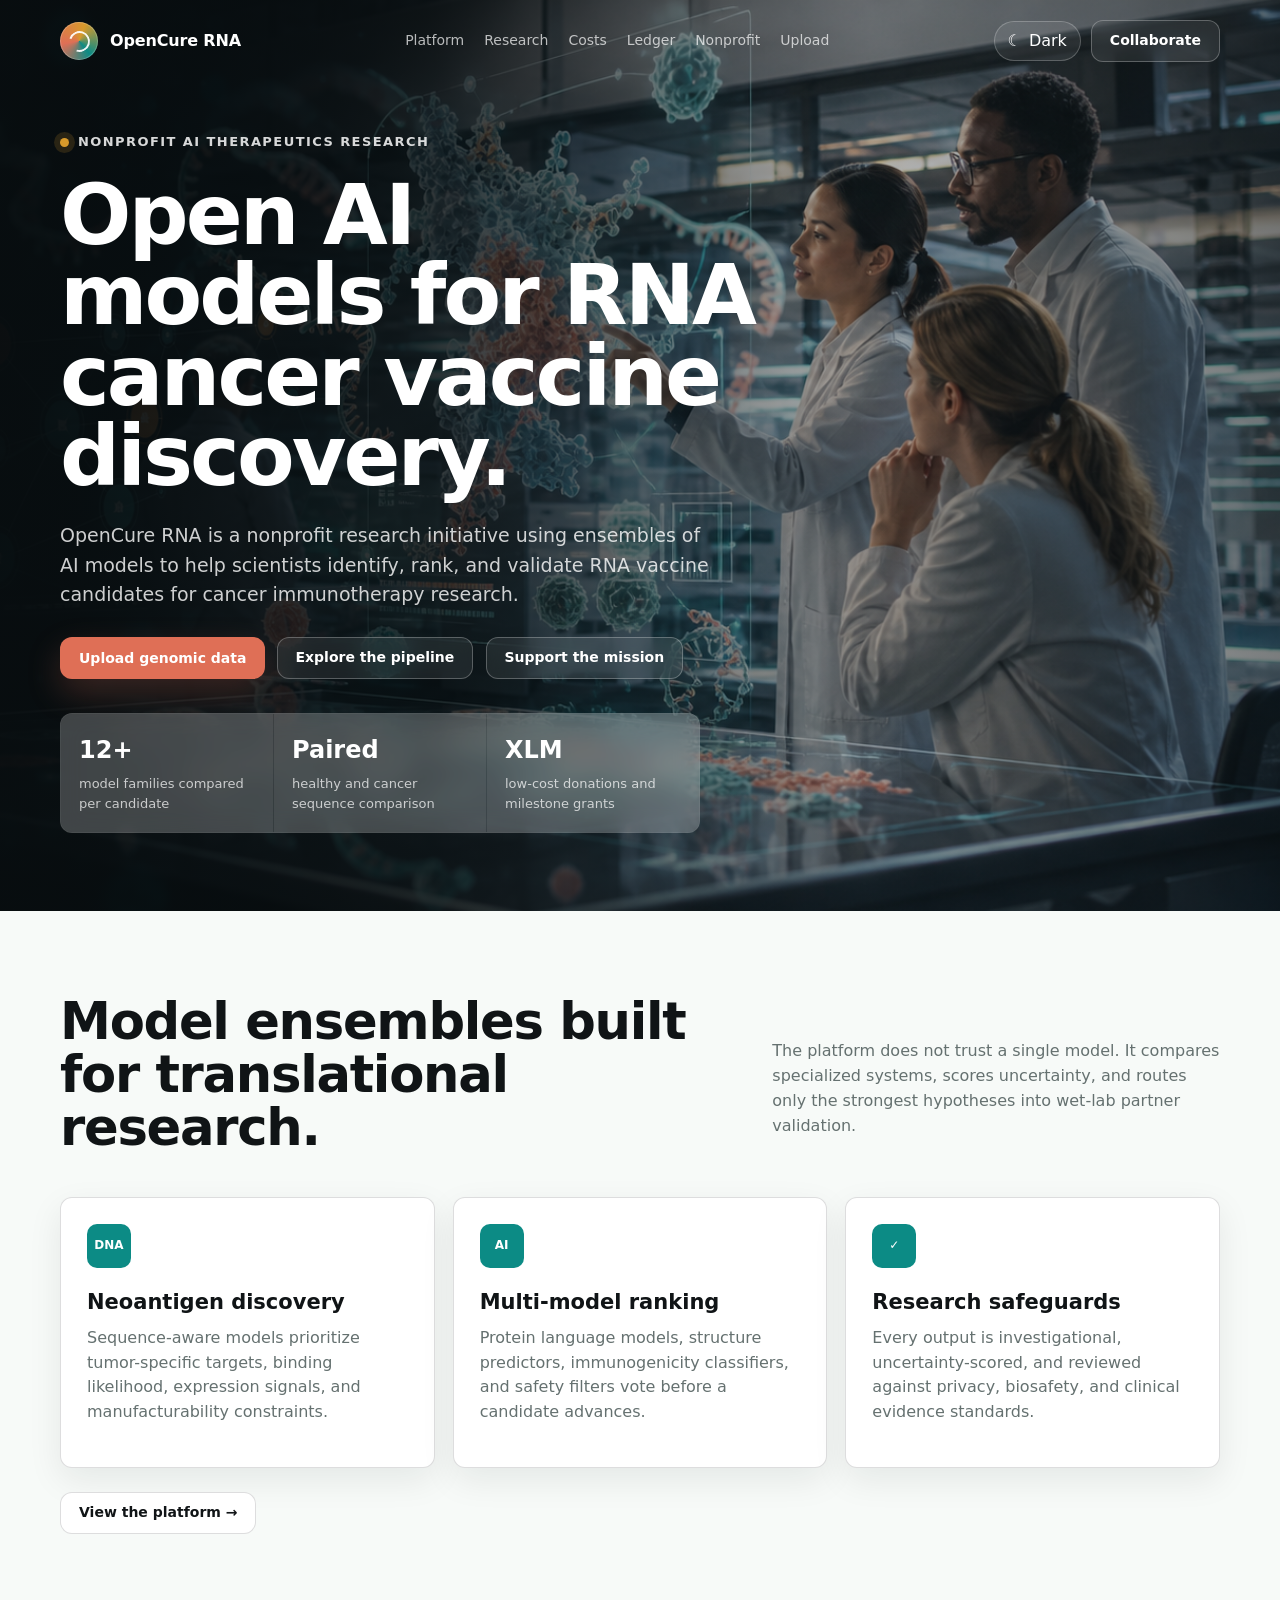
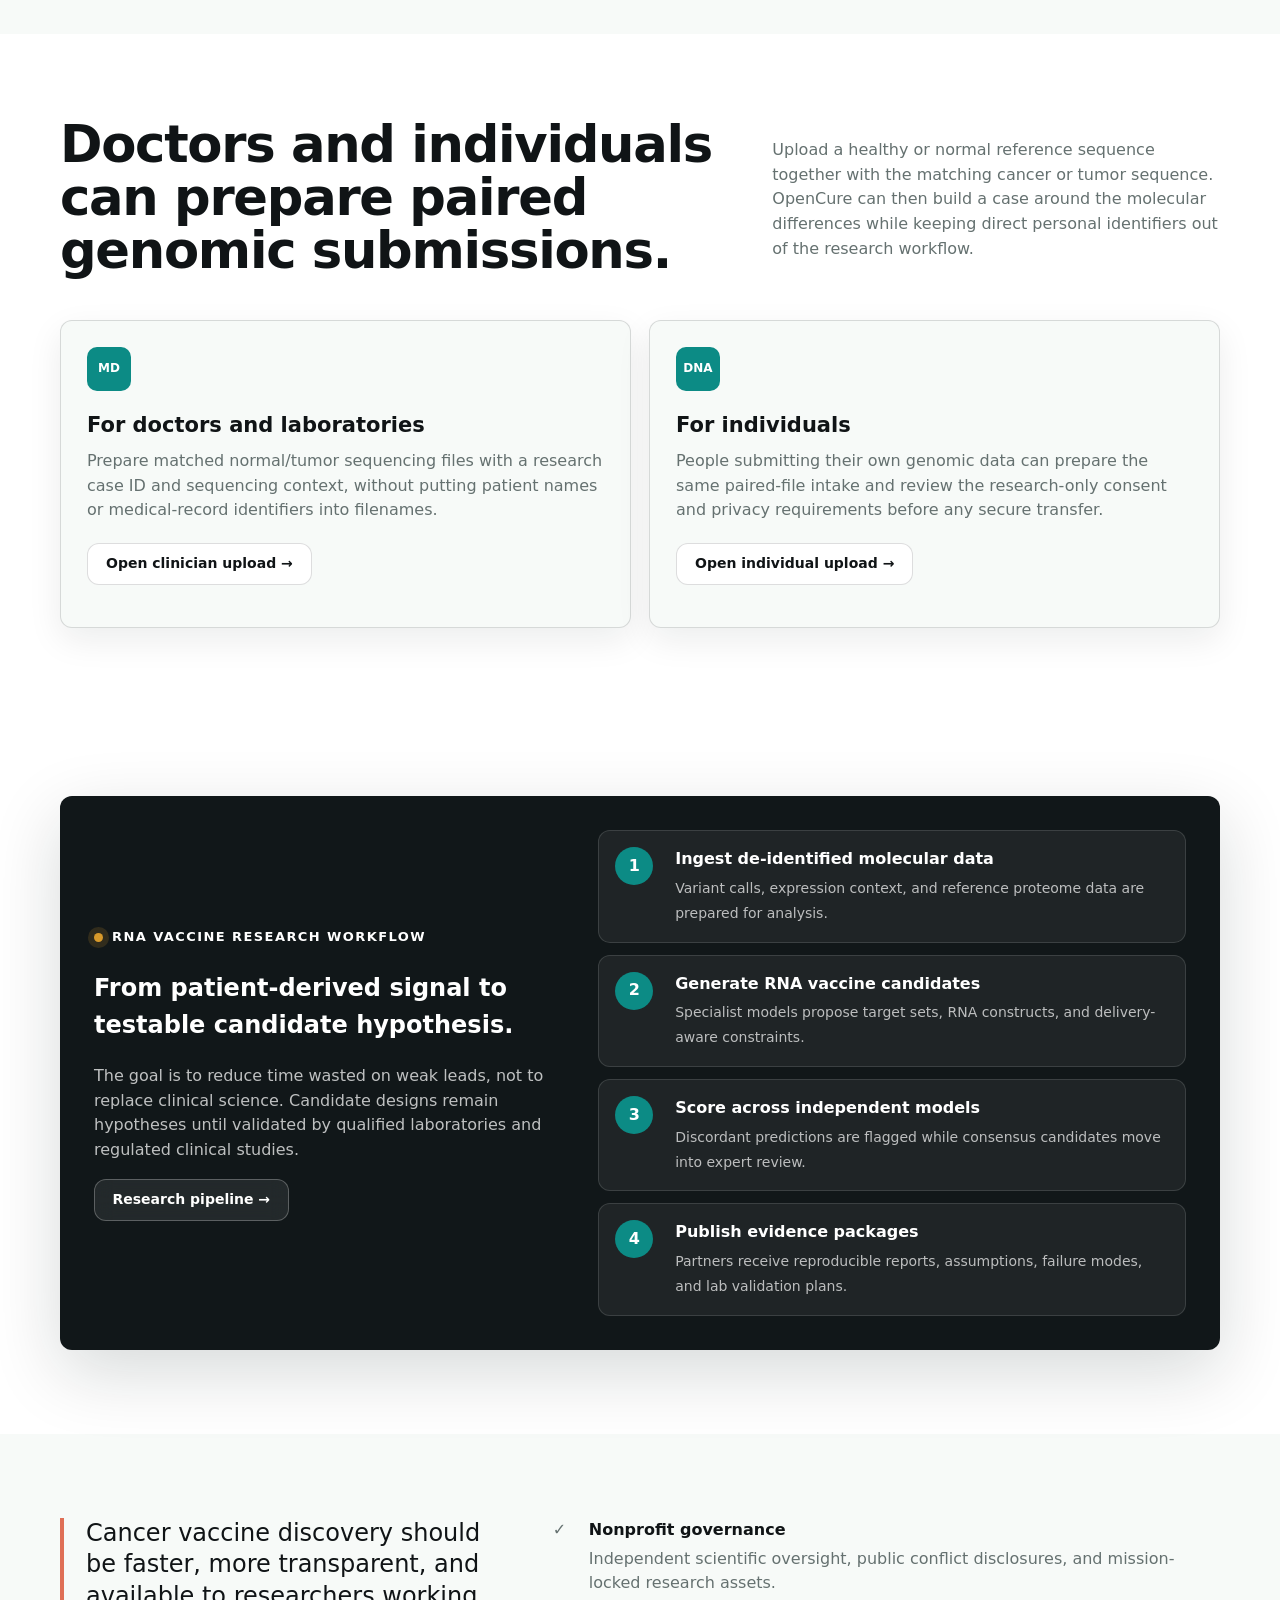
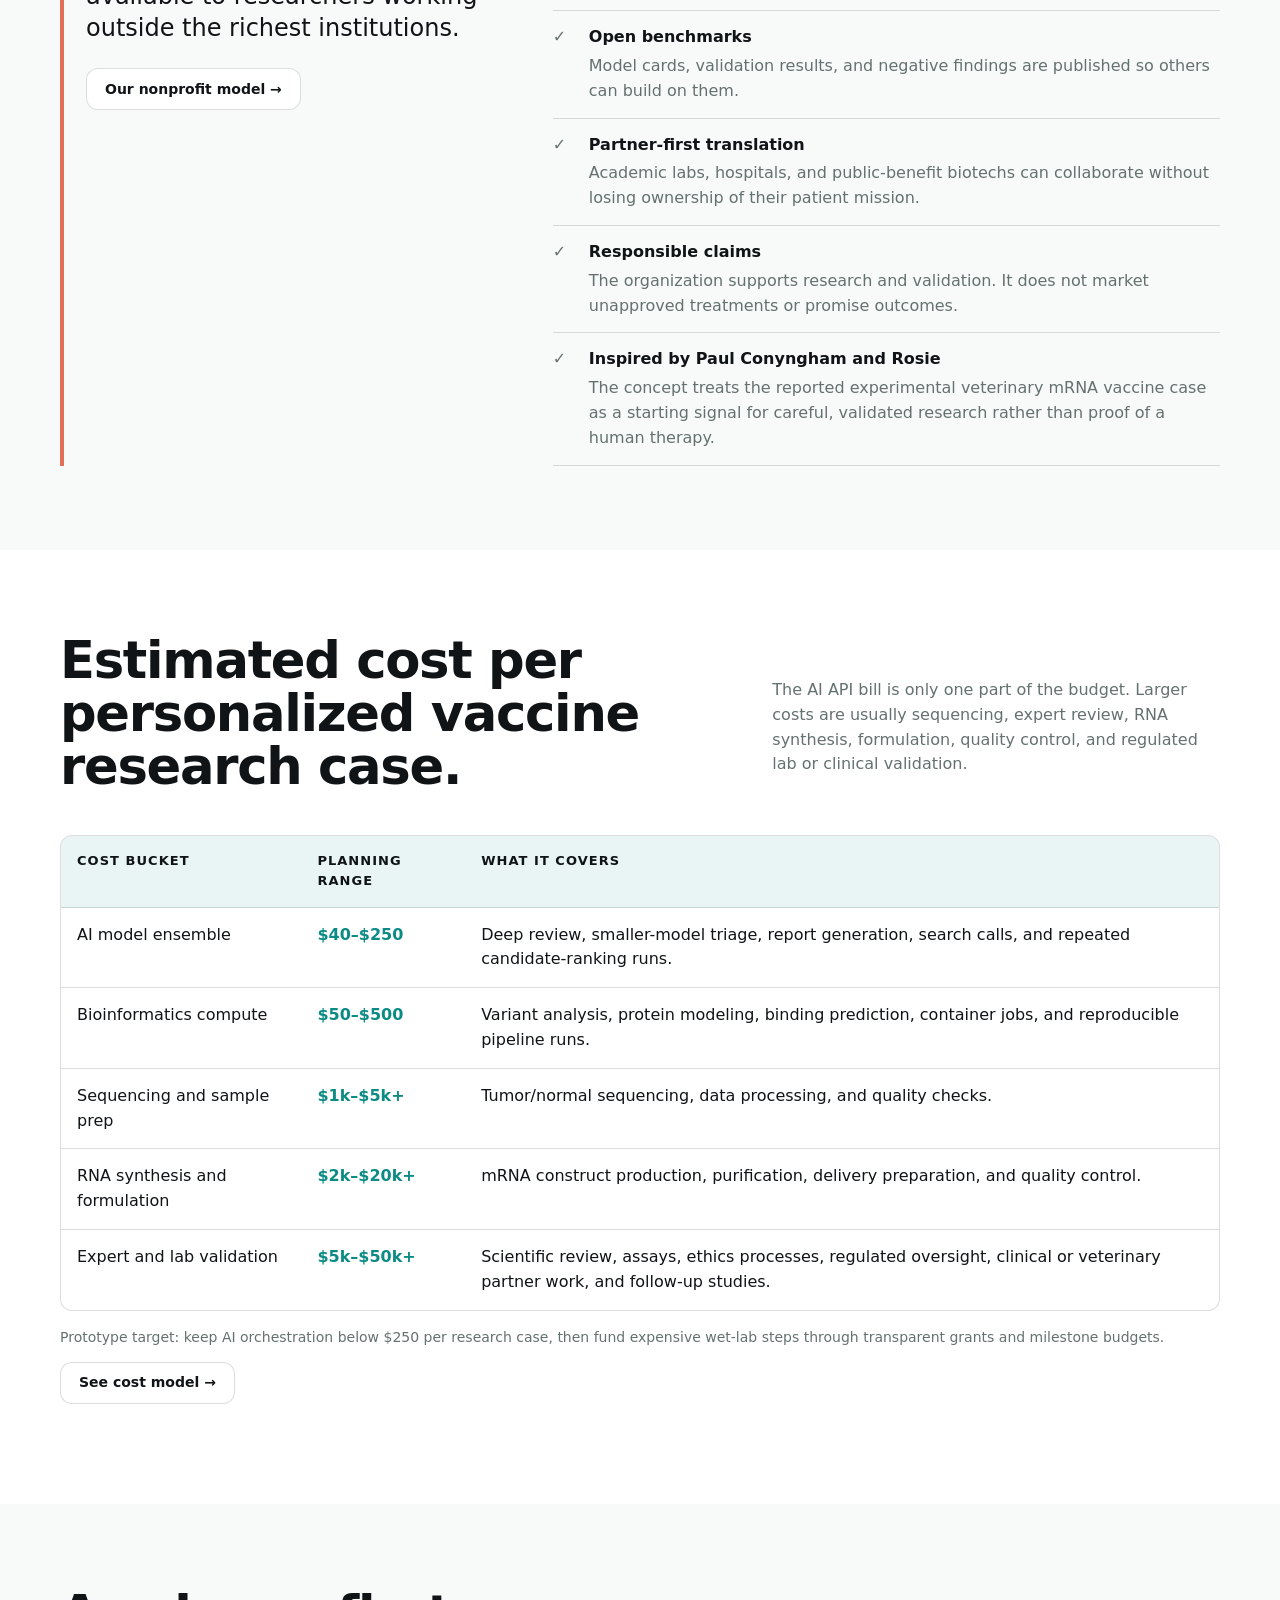
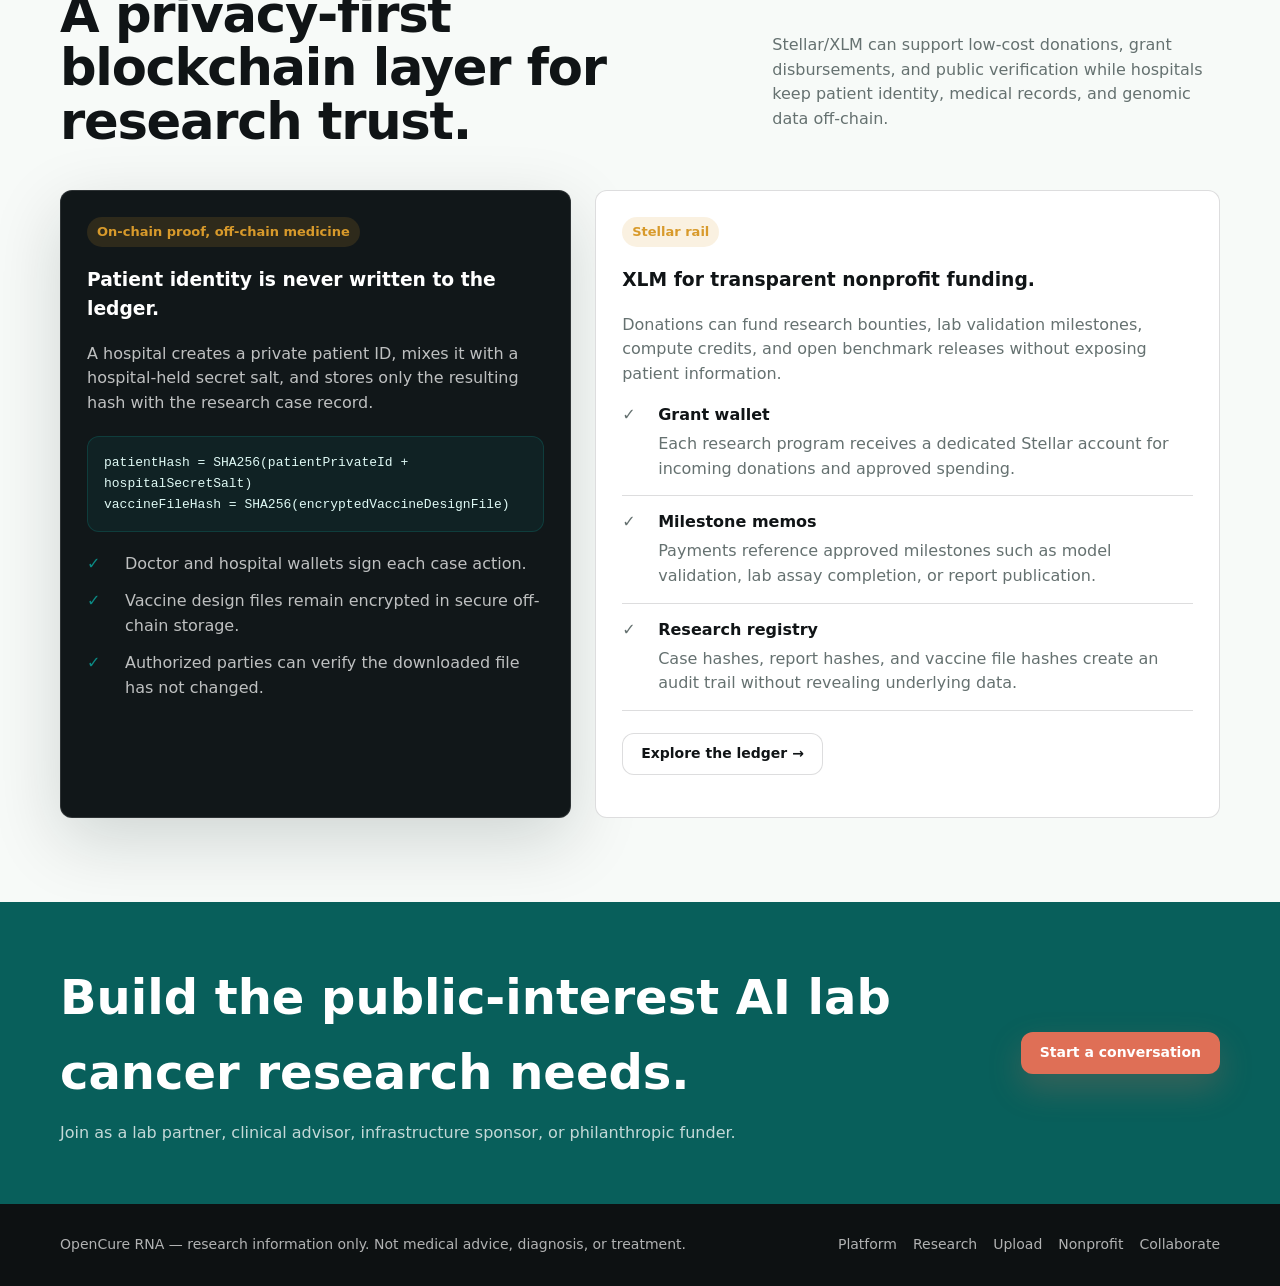
<file: index.html>
<!doctype html>
<html lang="en">
<head>
  <meta charset="utf-8">
  <meta name="viewport" content="width=device-width, initial-scale=1">
  <title>OpenCure RNA | Nonprofit AI Cancer Vaccine Research</title>
  <meta name="description" content="OpenCure RNA is a nonprofit AI research initiative using model ensembles to accelerate RNA cancer vaccine discovery.">
  <link rel="icon" type="image/svg+xml" href="/favicon.svg?v=2">
  <script>try{document.documentElement.dataset.theme=localStorage.getItem('opencure-theme')||(matchMedia('(prefers-color-scheme: dark)').matches?'dark':'light')}catch(e){document.documentElement.dataset.theme='light'}</script>
  <link rel="stylesheet" href="assets/site.css">
  <script defer src="assets/theme.js"></script>
</head>
<body>
<header class="hero">
  <div class="shell">
    <nav class="nav" aria-label="Main navigation">
      <a class="brand" href="index.html"><span class="mark" aria-hidden="true"></span><span>OpenCure RNA</span></a>
      <div class="nav-links">
        <a href="platform.html">Platform</a>
        <a href="research.html">Research</a>
        <a href="costs.html">Costs</a>
        <a href="ledger.html">Ledger</a>
        <a href="nonprofit.html">Nonprofit</a>
        <a href="upload.html">Upload</a>
      </div>
      <div class="nav-actions">
        <button class="theme-toggle" type="button" data-theme-toggle><span data-theme-icon>☾</span><span class="theme-label" data-theme-label>Dark</span></button>
        <a class="button secondary" href="collaborate.html">Collaborate</a>
      </div>
    </nav>
  </div>

  <div class="shell hero-content">
    <div class="hero-copy">
      <div class="eyebrow">Nonprofit AI therapeutics research</div>
      <h1>Open AI models for RNA cancer vaccine discovery.</h1>
      <p>OpenCure RNA is a nonprofit research initiative using ensembles of AI models to help scientists identify, rank, and validate RNA vaccine candidates for cancer immunotherapy research.</p>
      <div class="hero-actions">
        <a class="button primary" href="upload.html">Upload genomic data</a>
        <a class="button secondary" href="research.html">Explore the pipeline</a>
        <a class="button secondary" href="collaborate.html">Support the mission</a>
      </div>
      <div class="hero-metrics" aria-label="Research model highlights">
        <div class="metric"><strong>12+</strong><span>model families compared per candidate</span></div>
        <div class="metric"><strong>Paired</strong><span>healthy and cancer sequence comparison</span></div>
        <div class="metric"><strong>XLM</strong><span>low-cost donations and milestone grants</span></div>
      </div>
    </div>
  </div>
</header>

<main>
  <section class="section" id="platform">
    <div class="shell">
      <div class="section-head">
        <h2>Model ensembles built for translational research.</h2>
        <p>The platform does not trust a single model. It compares specialized systems, scores uncertainty, and routes only the strongest hypotheses into wet-lab partner validation.</p>
      </div>
      <div class="grid three">
        <article class="card"><div class="icon">DNA</div><h3>Neoantigen discovery</h3><p>Sequence-aware models prioritize tumor-specific targets, binding likelihood, expression signals, and manufacturability constraints.</p></article>
        <article class="card"><div class="icon">AI</div><h3>Multi-model ranking</h3><p>Protein language models, structure predictors, immunogenicity classifiers, and safety filters vote before a candidate advances.</p></article>
        <article class="card"><div class="icon">✓</div><h3>Research safeguards</h3><p>Every output is investigational, uncertainty-scored, and reviewed against privacy, biosafety, and clinical evidence standards.</p></article>
      </div>
      <p style="margin-top:24px"><a class="button outline" href="platform.html">View the platform →</a></p>
    </div>
  </section>

  <section class="section alt">
    <div class="shell">
      <div class="section-head">
        <h2>Doctors and individuals can prepare paired genomic submissions.</h2>
        <p>Upload a healthy or normal reference sequence together with the matching cancer or tumor sequence. OpenCure can then build a case around the molecular differences while keeping direct personal identifiers out of the research workflow.</p>
      </div>
      <div class="grid two">
        <article class="card"><div class="icon">MD</div><h3>For doctors and laboratories</h3><p>Prepare matched normal/tumor sequencing files with a research case ID and sequencing context, without putting patient names or medical-record identifiers into filenames.</p><p style="margin-top:20px"><a class="button outline" href="upload.html">Open clinician upload →</a></p></article>
        <article class="card"><div class="icon">DNA</div><h3>For individuals</h3><p>People submitting their own genomic data can prepare the same paired-file intake and review the research-only consent and privacy requirements before any secure transfer.</p><p style="margin-top:20px"><a class="button outline" href="upload.html">Open individual upload →</a></p></article>
      </div>
    </div>
  </section>

  <section class="section alt" id="pipeline">
    <div class="shell">
      <div class="pipeline">
        <div><div class="eyebrow">RNA vaccine research workflow</div><h2>From patient-derived signal to testable candidate hypothesis.</h2><p>The goal is to reduce time wasted on weak leads, not to replace clinical science. Candidate designs remain hypotheses until validated by qualified laboratories and regulated clinical studies.</p><a class="button secondary" href="research.html">Research pipeline →</a></div>
        <div class="steps">
          <div class="step"><div class="step-num">1</div><div><strong>Ingest de-identified molecular data</strong><span>Variant calls, expression context, and reference proteome data are prepared for analysis.</span></div></div>
          <div class="step"><div class="step-num">2</div><div><strong>Generate RNA vaccine candidates</strong><span>Specialist models propose target sets, RNA constructs, and delivery-aware constraints.</span></div></div>
          <div class="step"><div class="step-num">3</div><div><strong>Score across independent models</strong><span>Discordant predictions are flagged while consensus candidates move into expert review.</span></div></div>
          <div class="step"><div class="step-num">4</div><div><strong>Publish evidence packages</strong><span>Partners receive reproducible reports, assumptions, failure modes, and lab validation plans.</span></div></div>
        </div>
      </div>
    </div>
  </section>

  <section class="section" id="nonprofit">
    <div class="shell manifesto">
      <div class="pledge"><p>Cancer vaccine discovery should be faster, more transparent, and available to researchers working outside the richest institutions.</p><p style="margin-top:22px"><a class="button outline" href="nonprofit.html">Our nonprofit model →</a></p></div>
      <div class="list">
        <div class="list-item"><span class="check">✓</span><div><strong>Nonprofit governance</strong><span>Independent scientific oversight, public conflict disclosures, and mission-locked research assets.</span></div></div>
        <div class="list-item"><span class="check">✓</span><div><strong>Open benchmarks</strong><span>Model cards, validation results, and negative findings are published so others can build on them.</span></div></div>
        <div class="list-item"><span class="check">✓</span><div><strong>Partner-first translation</strong><span>Academic labs, hospitals, and public-benefit biotechs can collaborate without losing ownership of their patient mission.</span></div></div>
        <div class="list-item"><span class="check">✓</span><div><strong>Responsible claims</strong><span>The organization supports research and validation. It does not market unapproved treatments or promise outcomes.</span></div></div>
        <div class="list-item"><span class="check">✓</span><div><strong>Inspired by Paul Conyngham and Rosie</strong><span>The concept treats the reported experimental veterinary mRNA vaccine case as a starting signal for careful, validated research rather than proof of a human therapy.</span></div></div>
      </div>
    </div>
  </section>

  <section class="section alt" id="costs">
    <div class="shell">
      <div class="section-head"><h2>Estimated cost per personalized vaccine research case.</h2><p>The AI API bill is only one part of the budget. Larger costs are usually sequencing, expert review, RNA synthesis, formulation, quality control, and regulated lab or clinical validation.</p></div>
      <table class="cost-table" aria-label="Estimated per-case research cost">
        <thead><tr><th>Cost bucket</th><th>Planning range</th><th>What it covers</th></tr></thead>
        <tbody>
          <tr><td>AI model ensemble</td><td>$40–$250</td><td>Deep review, smaller-model triage, report generation, search calls, and repeated candidate-ranking runs.</td></tr>
          <tr><td>Bioinformatics compute</td><td>$50–$500</td><td>Variant analysis, protein modeling, binding prediction, container jobs, and reproducible pipeline runs.</td></tr>
          <tr><td>Sequencing and sample prep</td><td>$1k–$5k+</td><td>Tumor/normal sequencing, data processing, and quality checks.</td></tr>
          <tr><td>RNA synthesis and formulation</td><td>$2k–$20k+</td><td>mRNA construct production, purification, delivery preparation, and quality control.</td></tr>
          <tr><td>Expert and lab validation</td><td>$5k–$50k+</td><td>Scientific review, assays, ethics processes, regulated oversight, clinical or veterinary partner work, and follow-up studies.</td></tr>
        </tbody>
      </table>
      <p class="note">Prototype target: keep AI orchestration below $250 per research case, then fund expensive wet-lab steps through transparent grants and milestone budgets.</p>
      <p><a class="button outline" href="costs.html">See cost model →</a></p>
    </div>
  </section>

  <section class="section" id="ledger">
    <div class="shell">
      <div class="section-head"><h2>A privacy-first blockchain layer for research trust.</h2><p>Stellar/XLM can support low-cost donations, grant disbursements, and public verification while hospitals keep patient identity, medical records, and genomic data off-chain.</p></div>
      <div class="ledger">
        <article class="ledger-panel dark"><span class="pill">On-chain proof, off-chain medicine</span><h3>Patient identity is never written to the ledger.</h3><p>A hospital creates a private patient ID, mixes it with a hospital-held secret salt, and stores only the resulting hash with the research case record.</p><div class="hash-box">patientHash = SHA256(patientPrivateId + hospitalSecretSalt)<br>vaccineFileHash = SHA256(encryptedVaccineDesignFile)</div><ul class="ledger-list"><li><span class="check">✓</span><span>Doctor and hospital wallets sign each case action.</span></li><li><span class="check">✓</span><span>Vaccine design files remain encrypted in secure off-chain storage.</span></li><li><span class="check">✓</span><span>Authorized parties can verify the downloaded file has not changed.</span></li></ul></article>
        <article class="ledger-panel"><span class="pill">Stellar rail</span><h3>XLM for transparent nonprofit funding.</h3><p>Donations can fund research bounties, lab validation milestones, compute credits, and open benchmark releases without exposing patient information.</p><div class="list"><div class="list-item"><span class="check">✓</span><div><strong>Grant wallet</strong><span>Each research program receives a dedicated Stellar account for incoming donations and approved spending.</span></div></div><div class="list-item"><span class="check">✓</span><div><strong>Milestone memos</strong><span>Payments reference approved milestones such as model validation, lab assay completion, or report publication.</span></div></div><div class="list-item"><span class="check">✓</span><div><strong>Research registry</strong><span>Case hashes, report hashes, and vaccine file hashes create an audit trail without revealing underlying data.</span></div></div></div><p style="margin-top:22px"><a class="button outline" href="ledger.html">Explore the ledger →</a></p></article>
      </div>
    </div>
  </section>

  <section class="cta" id="collaborate">
    <div class="shell cta-inner">
      <div><h2>Build the public-interest AI lab cancer research needs.</h2><p>Join as a lab partner, clinical advisor, infrastructure sponsor, or philanthropic funder.</p></div>
      <a class="button primary" href="collaborate.html">Start a conversation</a>
    </div>
  </section>
</main>

<footer><div class="shell footer-inner"><span>OpenCure RNA — research information only. Not medical advice, diagnosis, or treatment.</span><div class="footer-links"><a href="platform.html">Platform</a><a href="research.html">Research</a><a href="upload.html">Upload</a><a href="nonprofit.html">Nonprofit</a><a href="collaborate.html">Collaborate</a></div></div></footer>
</body>
</html>
</file>
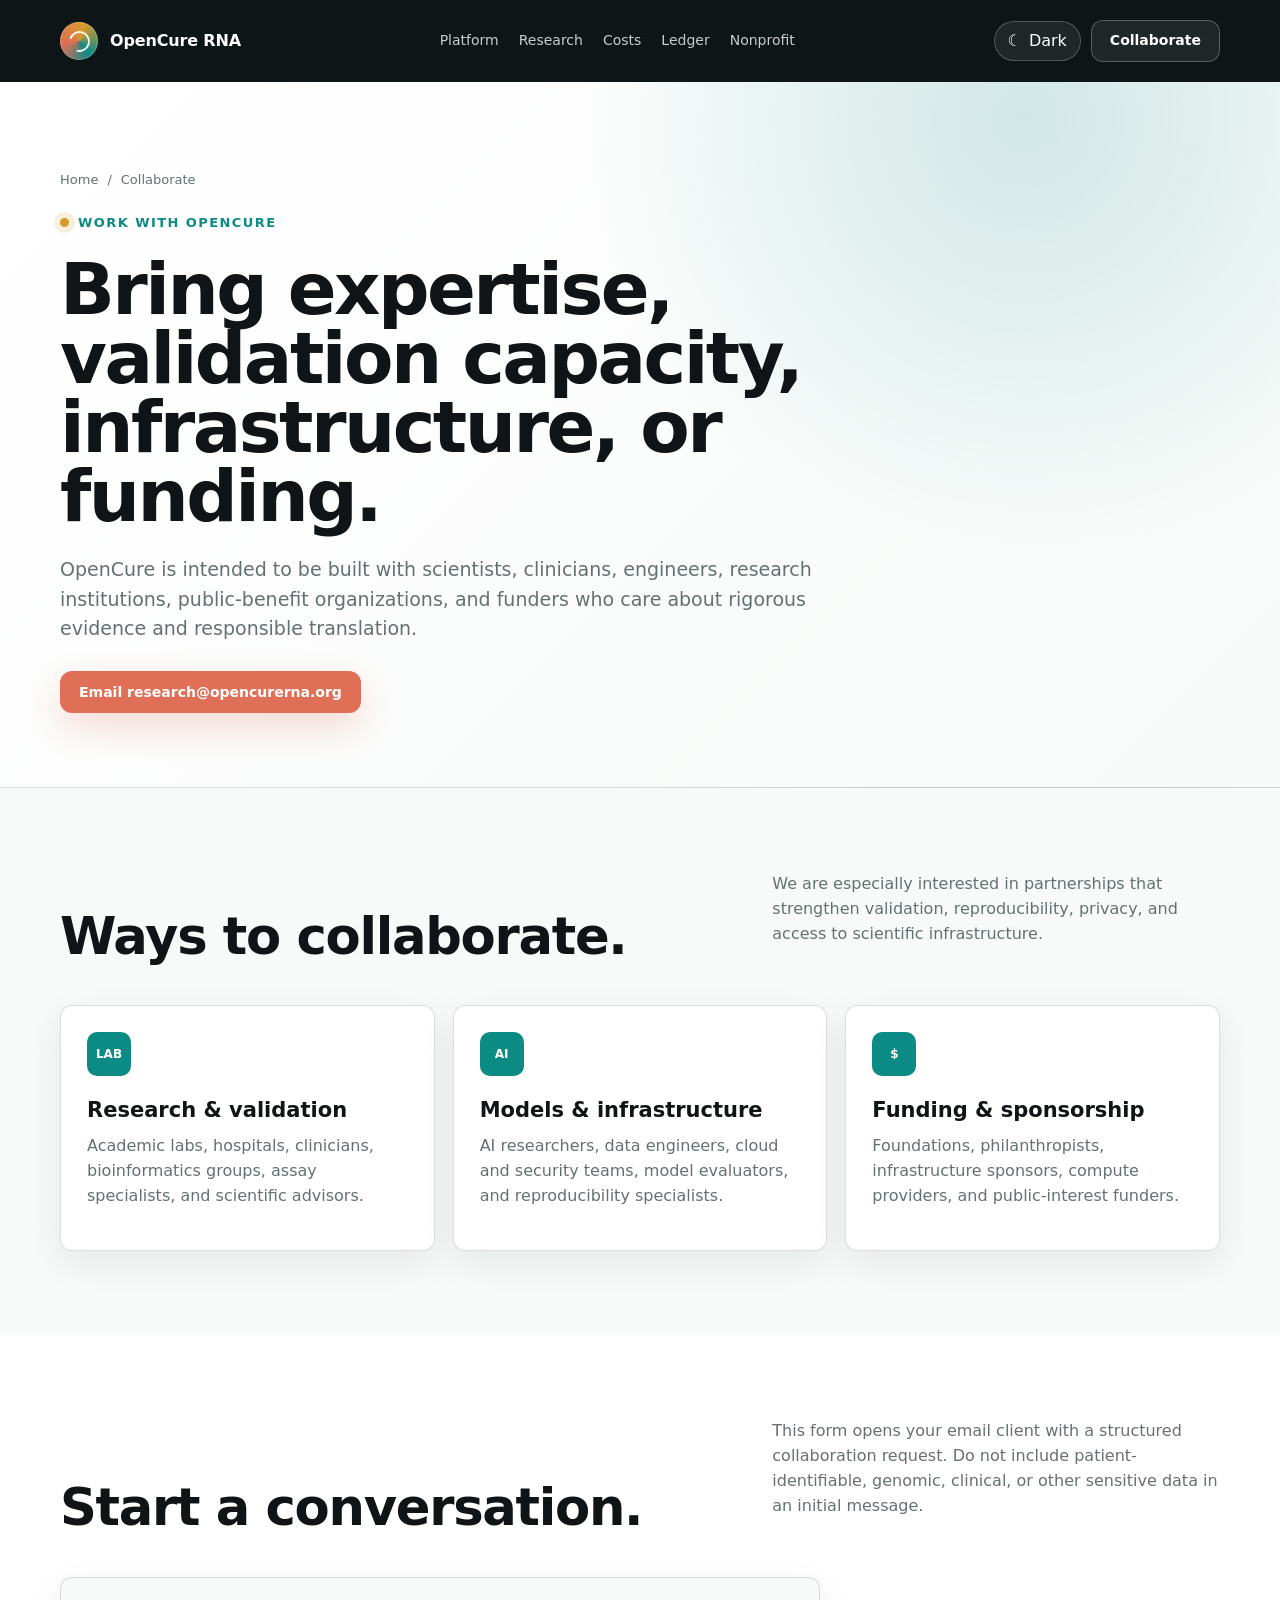
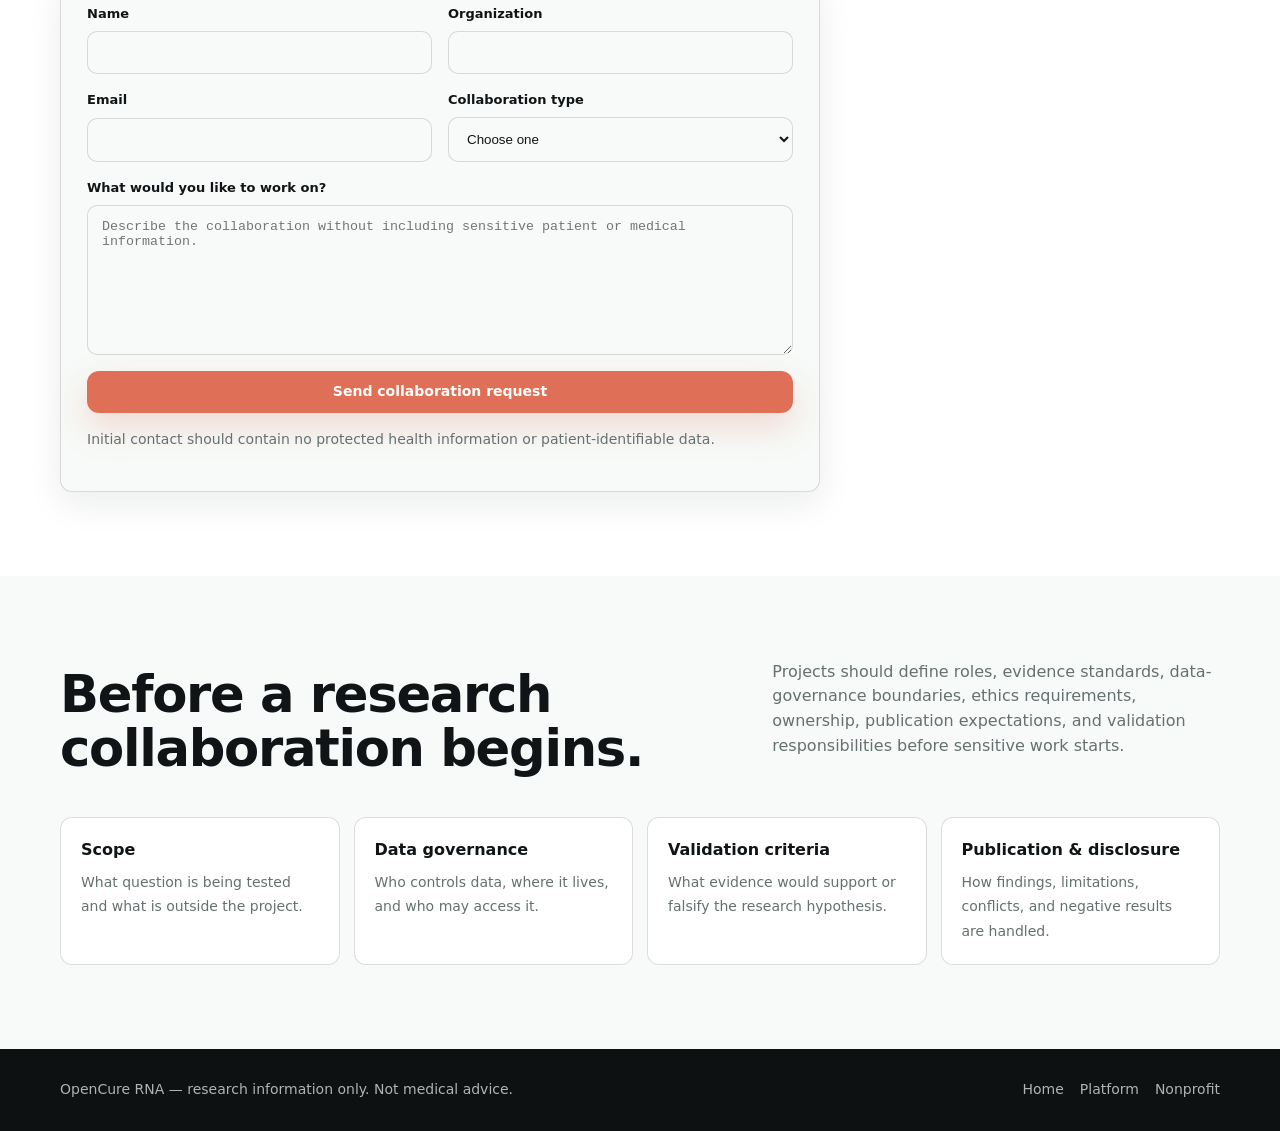
<file: collaborate.html>
<!doctype html>
<html lang="en"><head><meta charset="utf-8"><meta name="viewport" content="width=device-width, initial-scale=1"><title>Collaborate | OpenCure RNA</title><meta name="description" content="Collaborate with OpenCure RNA as a lab, clinician, AI researcher, infrastructure partner, donor, or foundation."><script>try{document.documentElement.dataset.theme=localStorage.getItem('opencure-theme')||(matchMedia('(prefers-color-scheme: dark)').matches?'dark':'light')}catch(e){document.documentElement.dataset.theme='light'}</script><link rel="stylesheet" href="assets/site.css"><script defer src="assets/theme.js"></script></head>
<body>
<header class="topbar"><div class="shell"><nav class="nav"><a class="brand" href="index.html"><span class="mark"></span><span>OpenCure RNA</span></a><div class="nav-links"><a href="platform.html">Platform</a><a href="research.html">Research</a><a href="costs.html">Costs</a><a href="ledger.html">Ledger</a><a href="nonprofit.html">Nonprofit</a></div><div class="nav-actions"><button class="theme-toggle" type="button" data-theme-toggle><span data-theme-icon>☾</span><span class="theme-label" data-theme-label>Dark</span></button><a class="button secondary" href="collaborate.html">Collaborate</a></div></nav></div></header>
<main>
<section class="page-hero"><div class="shell"><div class="breadcrumb"><a href="index.html">Home</a><span>/</span><span>Collaborate</span></div><div class="eyebrow">Work with OpenCure</div><h1>Bring expertise, validation capacity, infrastructure, or funding.</h1><p>OpenCure is intended to be built with scientists, clinicians, engineers, research institutions, public-benefit organizations, and funders who care about rigorous evidence and responsible translation.</p><a class="button primary" href="mailto:research@opencurerna.org">Email research@opencurerna.org</a></div></section>
<section class="section"><div class="shell"><div class="section-head"><h2>Ways to collaborate.</h2><p>We are especially interested in partnerships that strengthen validation, reproducibility, privacy, and access to scientific infrastructure.</p></div><div class="grid three"><article class="card"><div class="icon">LAB</div><h3>Research & validation</h3><p>Academic labs, hospitals, clinicians, bioinformatics groups, assay specialists, and scientific advisors.</p></article><article class="card"><div class="icon">AI</div><h3>Models & infrastructure</h3><p>AI researchers, data engineers, cloud and security teams, model evaluators, and reproducibility specialists.</p></article><article class="card"><div class="icon">$</div><h3>Funding & sponsorship</h3><p>Foundations, philanthropists, infrastructure sponsors, compute providers, and public-interest funders.</p></article></div></div></section>
<section class="section alt"><div class="shell"><div class="section-head"><h2>Start a conversation.</h2><p>This form opens your email client with a structured collaboration request. Do not include patient-identifiable, genomic, clinical, or other sensitive data in an initial message.</p></div><article class="card form-card"><form id="collab-form"><div class="form-grid"><div class="field"><label for="name">Name</label><input id="name" name="name" autocomplete="name" required></div><div class="field"><label for="org">Organization</label><input id="org" name="org" autocomplete="organization"></div><div class="field"><label for="email">Email</label><input id="email" name="email" type="email" autocomplete="email" required></div><div class="field"><label for="role">Collaboration type</label><select id="role" name="role" required><option value="">Choose one</option><option>Research / laboratory partner</option><option>Clinical advisor</option><option>AI / model contributor</option><option>Infrastructure / security partner</option><option>Foundation / donor</option><option>Other</option></select></div><div class="field full"><label for="message">What would you like to work on?</label><textarea id="message" name="message" required placeholder="Describe the collaboration without including sensitive patient or medical information."></textarea></div><div class="field full"><button class="button primary" type="submit">Send collaboration request</button></div></div></form><p class="note">Initial contact should contain no protected health information or patient-identifiable data.</p></article></div></section>
<section class="section"><div class="shell"><div class="section-head"><h2>Before a research collaboration begins.</h2><p>Projects should define roles, evidence standards, data-governance boundaries, ethics requirements, ownership, publication expectations, and validation responsibilities before sensitive work starts.</p></div><div class="feature-row"><div class="feature"><strong>Scope</strong><span>What question is being tested and what is outside the project.</span></div><div class="feature"><strong>Data governance</strong><span>Who controls data, where it lives, and who may access it.</span></div><div class="feature"><strong>Validation criteria</strong><span>What evidence would support or falsify the research hypothesis.</span></div><div class="feature"><strong>Publication & disclosure</strong><span>How findings, limitations, conflicts, and negative results are handled.</span></div></div></div></section>
</main>
<footer><div class="shell footer-inner"><span>OpenCure RNA — research information only. Not medical advice.</span><div class="footer-links"><a href="index.html">Home</a><a href="platform.html">Platform</a><a href="nonprofit.html">Nonprofit</a></div></div></footer>
<script>document.getElementById('collab-form').addEventListener('submit',function(e){e.preventDefault();const d=new FormData(this);const subject='OpenCure collaboration — '+(d.get('role')||'General enquiry');const body=['Name: '+d.get('name'),'Organization: '+(d.get('org')||''),'Email: '+d.get('email'),'Collaboration type: '+d.get('role'),'','Message:',d.get('message')].join('\n');window.location.href='mailto:research@opencurerna.org?subject='+encodeURIComponent(subject)+'&body='+encodeURIComponent(body)});</script>
</body></html>
</file>
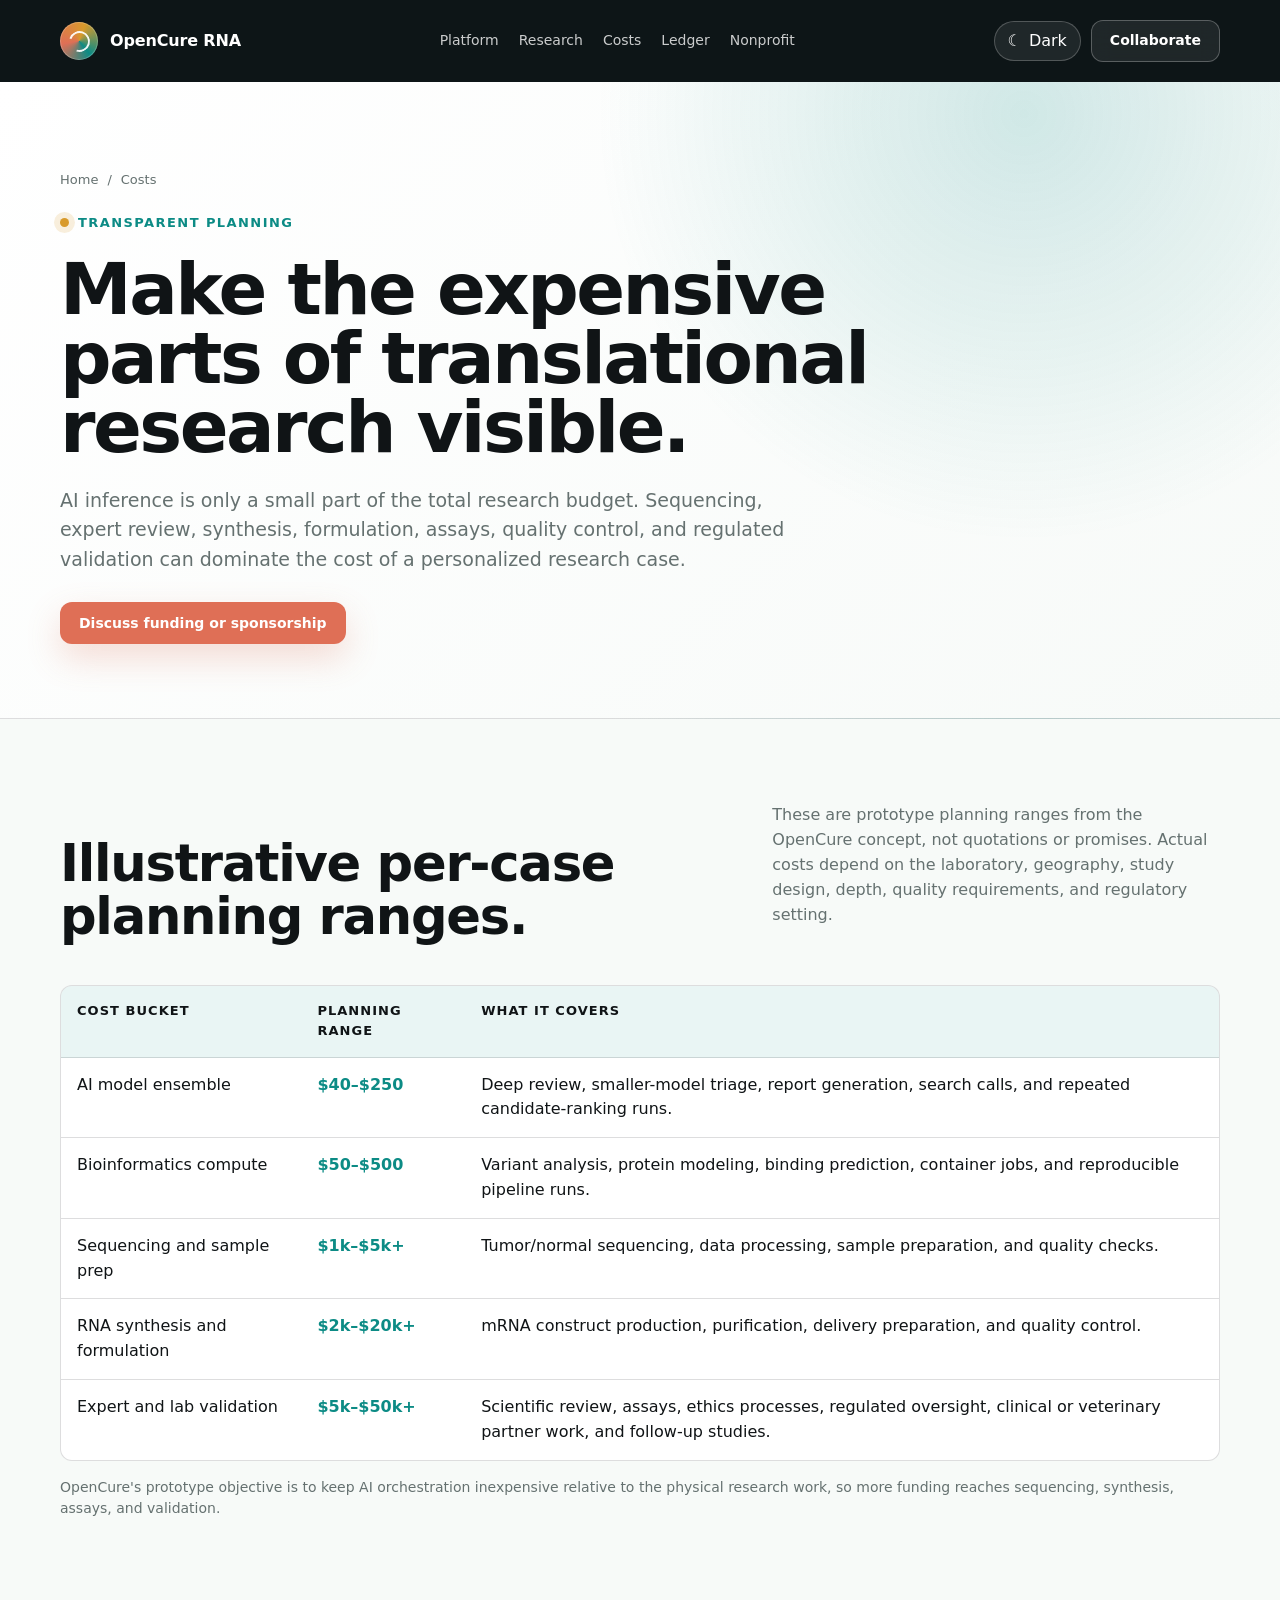
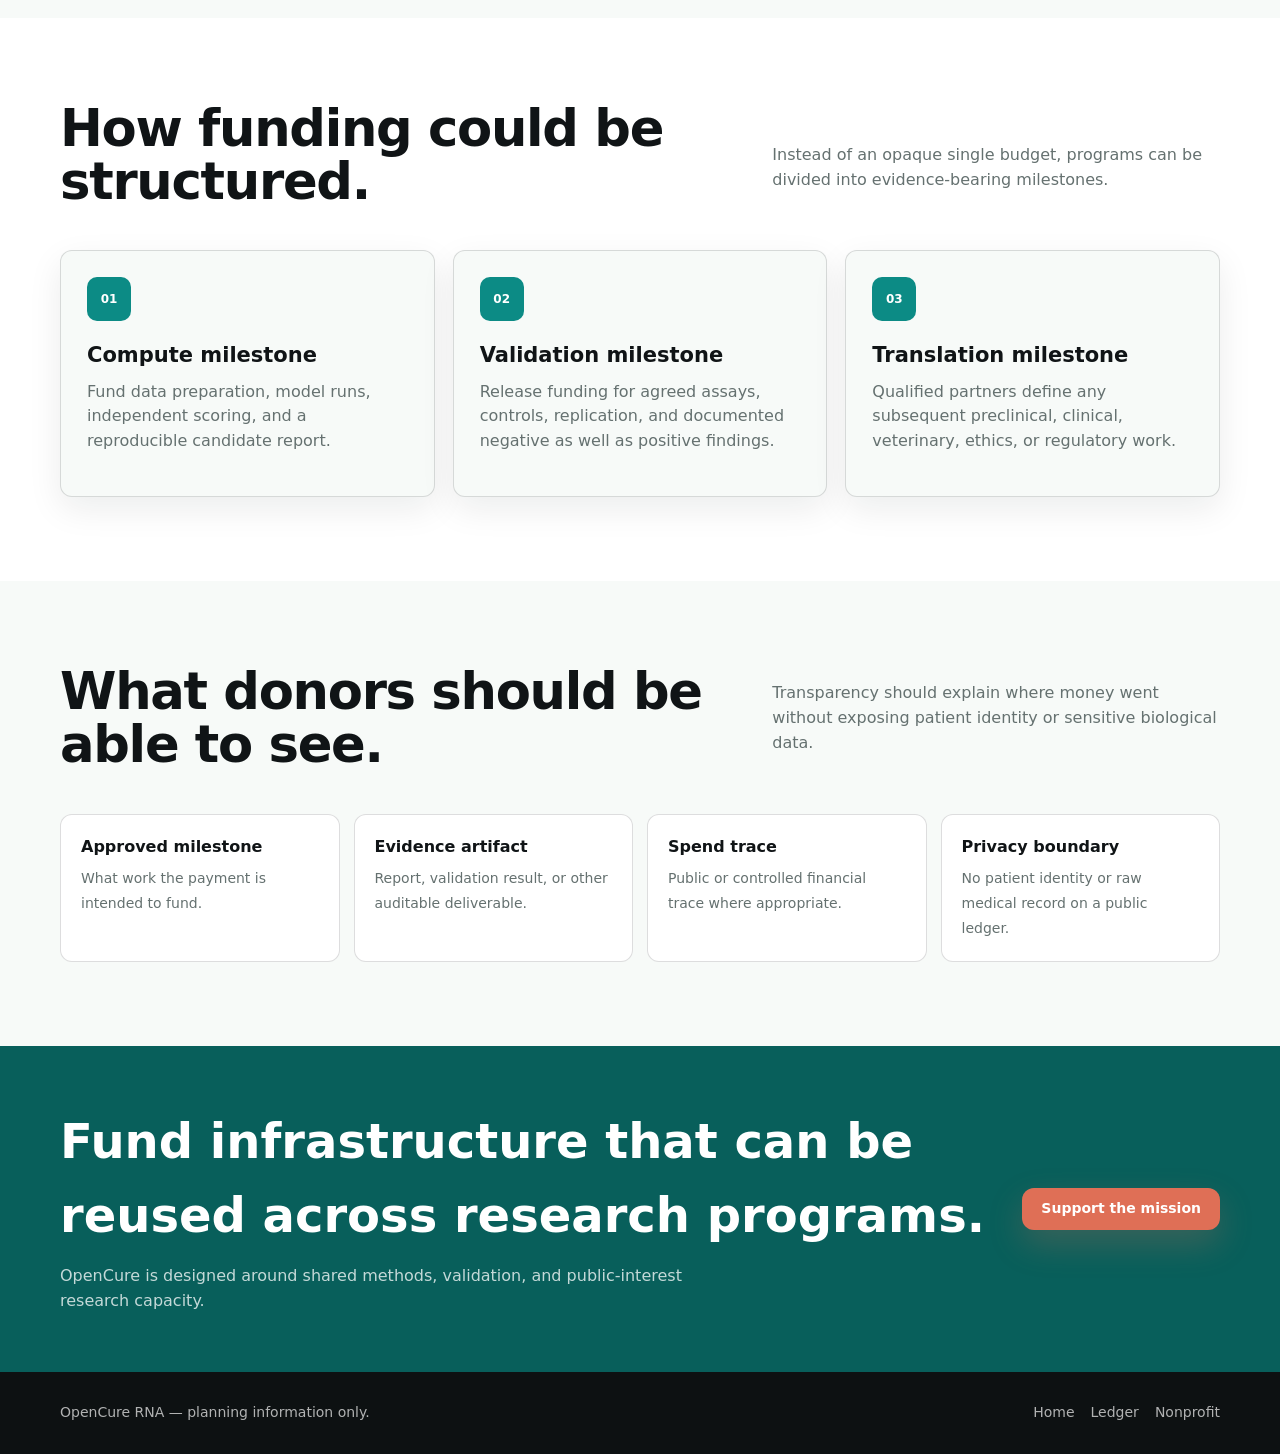
<file: costs.html>
<!doctype html>
<html lang="en"><head><meta charset="utf-8"><meta name="viewport" content="width=device-width, initial-scale=1"><title>Costs | OpenCure RNA</title><meta name="description" content="Planning cost model for OpenCure RNA research cases."><script>try{document.documentElement.dataset.theme=localStorage.getItem('opencure-theme')||(matchMedia('(prefers-color-scheme: dark)').matches?'dark':'light')}catch(e){document.documentElement.dataset.theme='light'}</script><link rel="stylesheet" href="assets/site.css"><script defer src="assets/theme.js"></script></head>
<body>
<header class="topbar"><div class="shell"><nav class="nav"><a class="brand" href="index.html"><span class="mark"></span><span>OpenCure RNA</span></a><div class="nav-links"><a href="platform.html">Platform</a><a href="research.html">Research</a><a href="costs.html">Costs</a><a href="ledger.html">Ledger</a><a href="nonprofit.html">Nonprofit</a></div><div class="nav-actions"><button class="theme-toggle" type="button" data-theme-toggle><span data-theme-icon>☾</span><span class="theme-label" data-theme-label>Dark</span></button><a class="button secondary" href="collaborate.html">Collaborate</a></div></nav></div></header>
<main>
<section class="page-hero"><div class="shell"><div class="breadcrumb"><a href="index.html">Home</a><span>/</span><span>Costs</span></div><div class="eyebrow">Transparent planning</div><h1>Make the expensive parts of translational research visible.</h1><p>AI inference is only a small part of the total research budget. Sequencing, expert review, synthesis, formulation, assays, quality control, and regulated validation can dominate the cost of a personalized research case.</p><a class="button primary" href="collaborate.html">Discuss funding or sponsorship</a></div></section>
<section class="section"><div class="shell"><div class="section-head"><h2>Illustrative per-case planning ranges.</h2><p>These are prototype planning ranges from the OpenCure concept, not quotations or promises. Actual costs depend on the laboratory, geography, study design, depth, quality requirements, and regulatory setting.</p></div><table class="cost-table"><thead><tr><th>Cost bucket</th><th>Planning range</th><th>What it covers</th></tr></thead><tbody><tr><td>AI model ensemble</td><td>$40–$250</td><td>Deep review, smaller-model triage, report generation, search calls, and repeated candidate-ranking runs.</td></tr><tr><td>Bioinformatics compute</td><td>$50–$500</td><td>Variant analysis, protein modeling, binding prediction, container jobs, and reproducible pipeline runs.</td></tr><tr><td>Sequencing and sample prep</td><td>$1k–$5k+</td><td>Tumor/normal sequencing, data processing, sample preparation, and quality checks.</td></tr><tr><td>RNA synthesis and formulation</td><td>$2k–$20k+</td><td>mRNA construct production, purification, delivery preparation, and quality control.</td></tr><tr><td>Expert and lab validation</td><td>$5k–$50k+</td><td>Scientific review, assays, ethics processes, regulated oversight, clinical or veterinary partner work, and follow-up studies.</td></tr></tbody></table><p class="note">OpenCure's prototype objective is to keep AI orchestration inexpensive relative to the physical research work, so more funding reaches sequencing, synthesis, assays, and validation.</p></div></section>
<section class="section alt"><div class="shell"><div class="section-head"><h2>How funding could be structured.</h2><p>Instead of an opaque single budget, programs can be divided into evidence-bearing milestones.</p></div><div class="grid three"><article class="card"><div class="icon">01</div><h3>Compute milestone</h3><p>Fund data preparation, model runs, independent scoring, and a reproducible candidate report.</p></article><article class="card"><div class="icon">02</div><h3>Validation milestone</h3><p>Release funding for agreed assays, controls, replication, and documented negative as well as positive findings.</p></article><article class="card"><div class="icon">03</div><h3>Translation milestone</h3><p>Qualified partners define any subsequent preclinical, clinical, veterinary, ethics, or regulatory work.</p></article></div></div></section>
<section class="section"><div class="shell"><div class="section-head"><h2>What donors should be able to see.</h2><p>Transparency should explain where money went without exposing patient identity or sensitive biological data.</p></div><div class="feature-row"><div class="feature"><strong>Approved milestone</strong><span>What work the payment is intended to fund.</span></div><div class="feature"><strong>Evidence artifact</strong><span>Report, validation result, or other auditable deliverable.</span></div><div class="feature"><strong>Spend trace</strong><span>Public or controlled financial trace where appropriate.</span></div><div class="feature"><strong>Privacy boundary</strong><span>No patient identity or raw medical record on a public ledger.</span></div></div></div></section>
<section class="cta"><div class="shell cta-inner"><div><h2>Fund infrastructure that can be reused across research programs.</h2><p>OpenCure is designed around shared methods, validation, and public-interest research capacity.</p></div><a class="button primary" href="collaborate.html">Support the mission</a></div></section>
</main>
<footer><div class="shell footer-inner"><span>OpenCure RNA — planning information only.</span><div class="footer-links"><a href="index.html">Home</a><a href="ledger.html">Ledger</a><a href="nonprofit.html">Nonprofit</a></div></div></footer>
</body></html>
</file>
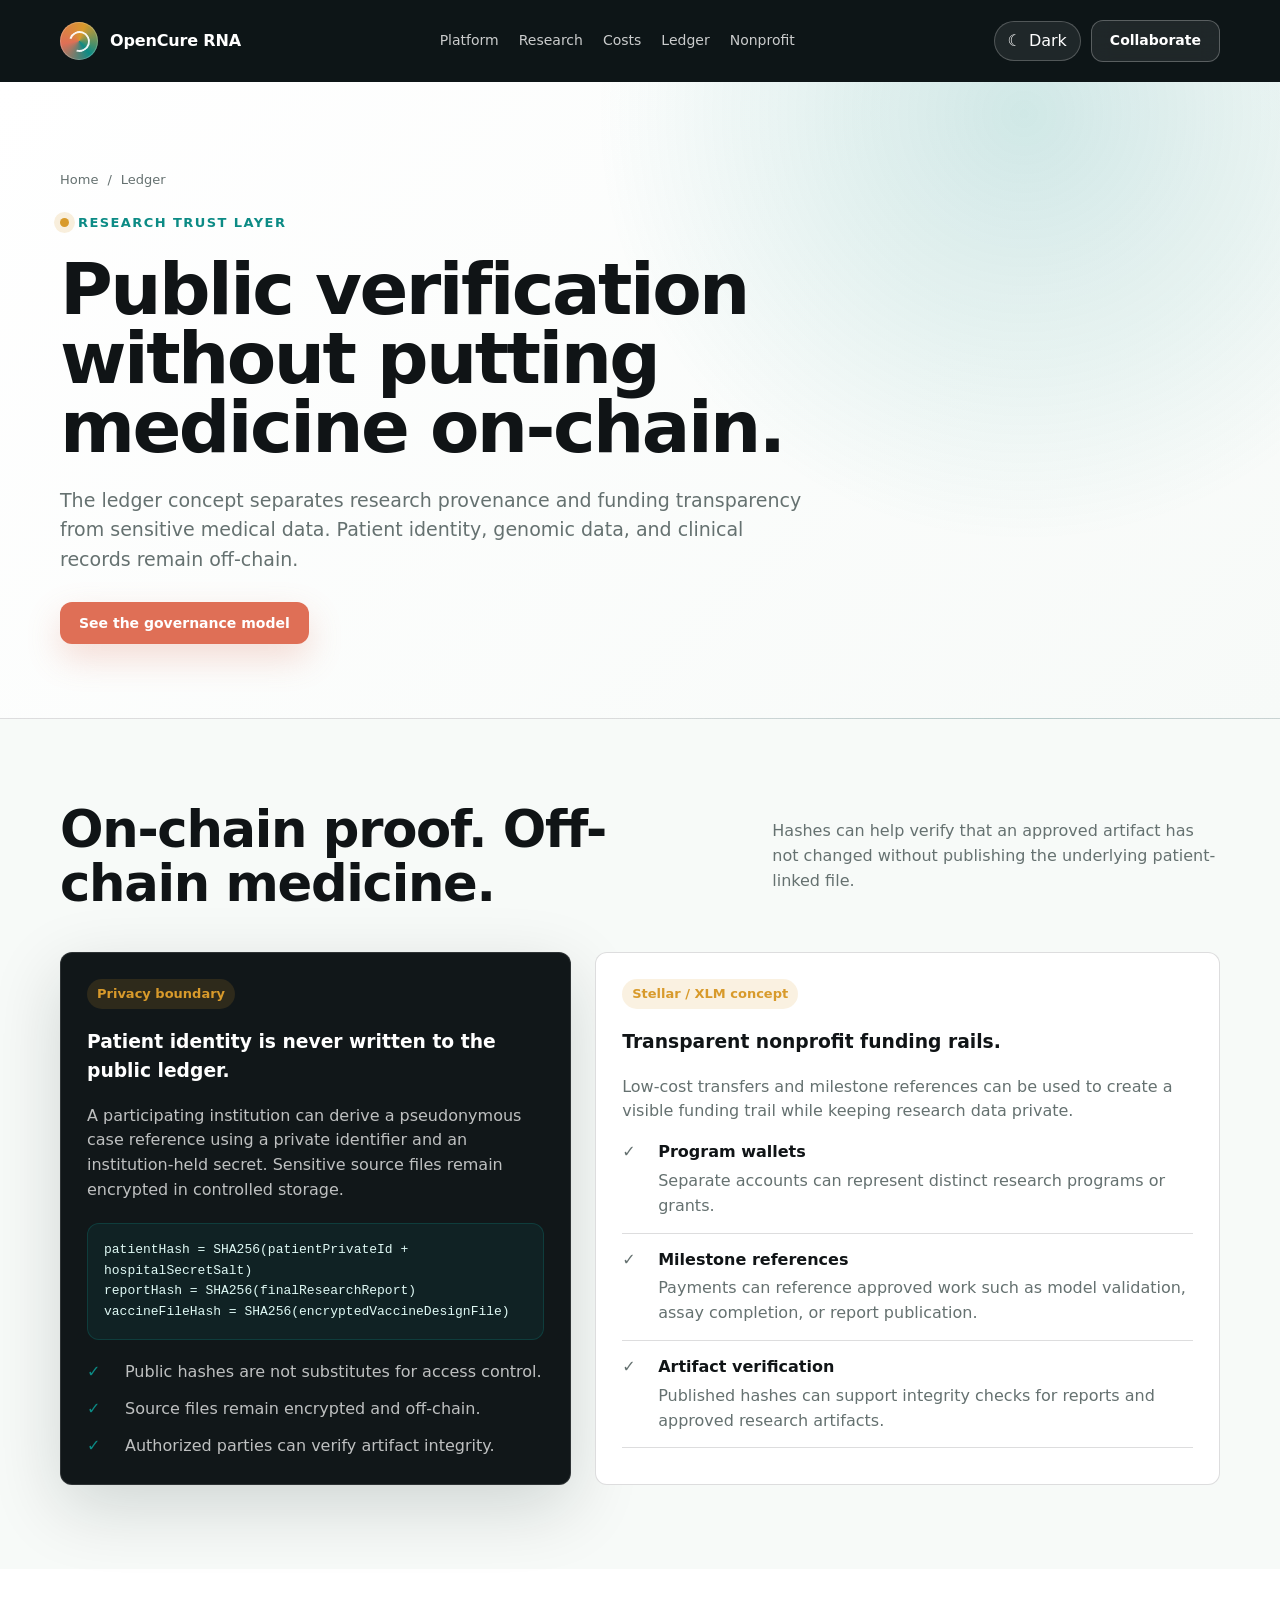
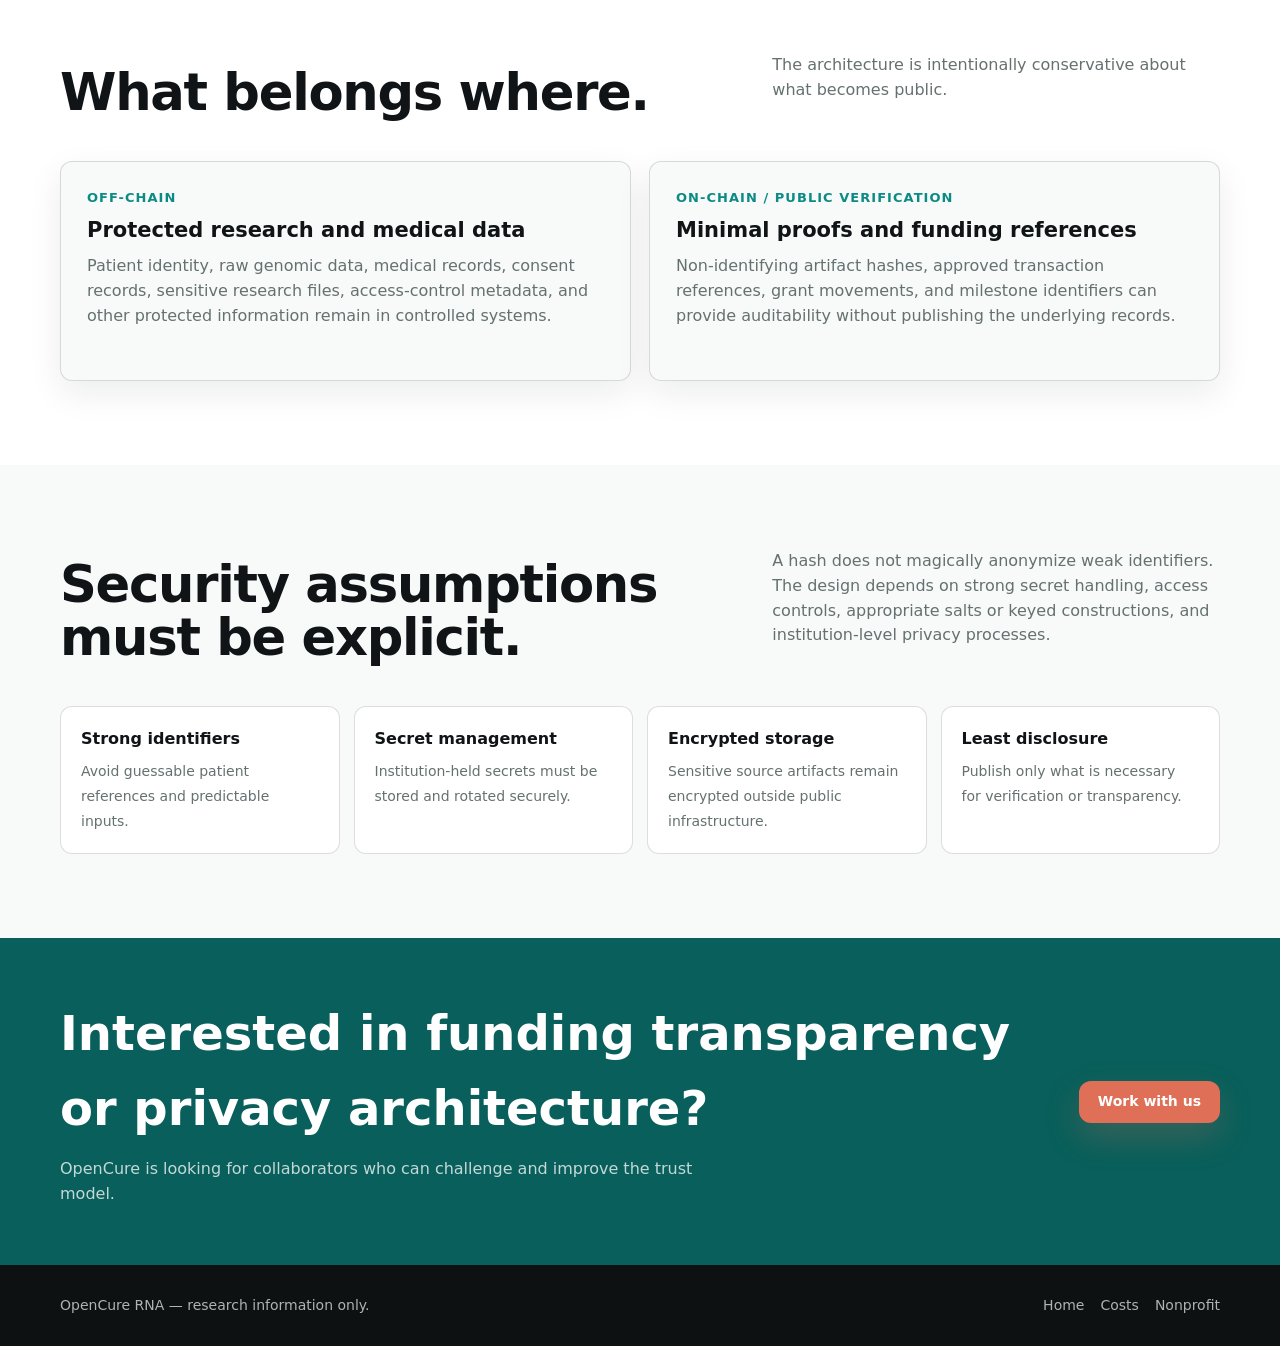
<file: ledger.html>
<!doctype html>
<html lang="en"><head><meta charset="utf-8"><meta name="viewport" content="width=device-width, initial-scale=1"><title>Ledger | OpenCure RNA</title><meta name="description" content="Privacy-first research verification and transparent nonprofit funding for OpenCure RNA."><script>try{document.documentElement.dataset.theme=localStorage.getItem('opencure-theme')||(matchMedia('(prefers-color-scheme: dark)').matches?'dark':'light')}catch(e){document.documentElement.dataset.theme='light'}</script><link rel="stylesheet" href="assets/site.css"><script defer src="assets/theme.js"></script></head>
<body>
<header class="topbar"><div class="shell"><nav class="nav"><a class="brand" href="index.html"><span class="mark"></span><span>OpenCure RNA</span></a><div class="nav-links"><a href="platform.html">Platform</a><a href="research.html">Research</a><a href="costs.html">Costs</a><a href="ledger.html">Ledger</a><a href="nonprofit.html">Nonprofit</a></div><div class="nav-actions"><button class="theme-toggle" type="button" data-theme-toggle><span data-theme-icon>☾</span><span class="theme-label" data-theme-label>Dark</span></button><a class="button secondary" href="collaborate.html">Collaborate</a></div></nav></div></header>
<main>
<section class="page-hero"><div class="shell"><div class="breadcrumb"><a href="index.html">Home</a><span>/</span><span>Ledger</span></div><div class="eyebrow">Research trust layer</div><h1>Public verification without putting medicine on-chain.</h1><p>The ledger concept separates research provenance and funding transparency from sensitive medical data. Patient identity, genomic data, and clinical records remain off-chain.</p><a class="button primary" href="nonprofit.html">See the governance model</a></div></section>
<section class="section"><div class="shell"><div class="section-head"><h2>On-chain proof. Off-chain medicine.</h2><p>Hashes can help verify that an approved artifact has not changed without publishing the underlying patient-linked file.</p></div><div class="ledger"><article class="ledger-panel dark"><span class="pill">Privacy boundary</span><h3>Patient identity is never written to the public ledger.</h3><p>A participating institution can derive a pseudonymous case reference using a private identifier and an institution-held secret. Sensitive source files remain encrypted in controlled storage.</p><div class="hash-box">patientHash = SHA256(patientPrivateId + hospitalSecretSalt)<br>reportHash = SHA256(finalResearchReport)<br>vaccineFileHash = SHA256(encryptedVaccineDesignFile)</div><ul class="ledger-list"><li><span class="check">✓</span><span>Public hashes are not substitutes for access control.</span></li><li><span class="check">✓</span><span>Source files remain encrypted and off-chain.</span></li><li><span class="check">✓</span><span>Authorized parties can verify artifact integrity.</span></li></ul></article><article class="ledger-panel"><span class="pill">Stellar / XLM concept</span><h3>Transparent nonprofit funding rails.</h3><p>Low-cost transfers and milestone references can be used to create a visible funding trail while keeping research data private.</p><div class="list"><div class="list-item"><span class="check">✓</span><div><strong>Program wallets</strong><span>Separate accounts can represent distinct research programs or grants.</span></div></div><div class="list-item"><span class="check">✓</span><div><strong>Milestone references</strong><span>Payments can reference approved work such as model validation, assay completion, or report publication.</span></div></div><div class="list-item"><span class="check">✓</span><div><strong>Artifact verification</strong><span>Published hashes can support integrity checks for reports and approved research artifacts.</span></div></div></div></article></div></div></section>
<section class="section alt"><div class="shell"><div class="section-head"><h2>What belongs where.</h2><p>The architecture is intentionally conservative about what becomes public.</p></div><div class="grid two"><article class="card"><div class="kicker">Off-chain</div><h3>Protected research and medical data</h3><p>Patient identity, raw genomic data, medical records, consent records, sensitive research files, access-control metadata, and other protected information remain in controlled systems.</p></article><article class="card"><div class="kicker">On-chain / public verification</div><h3>Minimal proofs and funding references</h3><p>Non-identifying artifact hashes, approved transaction references, grant movements, and milestone identifiers can provide auditability without publishing the underlying records.</p></article></div></div></section>
<section class="section"><div class="shell"><div class="section-head"><h2>Security assumptions must be explicit.</h2><p>A hash does not magically anonymize weak identifiers. The design depends on strong secret handling, access controls, appropriate salts or keyed constructions, and institution-level privacy processes.</p></div><div class="feature-row"><div class="feature"><strong>Strong identifiers</strong><span>Avoid guessable patient references and predictable inputs.</span></div><div class="feature"><strong>Secret management</strong><span>Institution-held secrets must be stored and rotated securely.</span></div><div class="feature"><strong>Encrypted storage</strong><span>Sensitive source artifacts remain encrypted outside public infrastructure.</span></div><div class="feature"><strong>Least disclosure</strong><span>Publish only what is necessary for verification or transparency.</span></div></div></div></section>
<section class="cta"><div class="shell cta-inner"><div><h2>Interested in funding transparency or privacy architecture?</h2><p>OpenCure is looking for collaborators who can challenge and improve the trust model.</p></div><a class="button primary" href="collaborate.html">Work with us</a></div></section>
</main>
<footer><div class="shell footer-inner"><span>OpenCure RNA — research information only.</span><div class="footer-links"><a href="index.html">Home</a><a href="costs.html">Costs</a><a href="nonprofit.html">Nonprofit</a></div></div></footer>
</body></html>
</file>
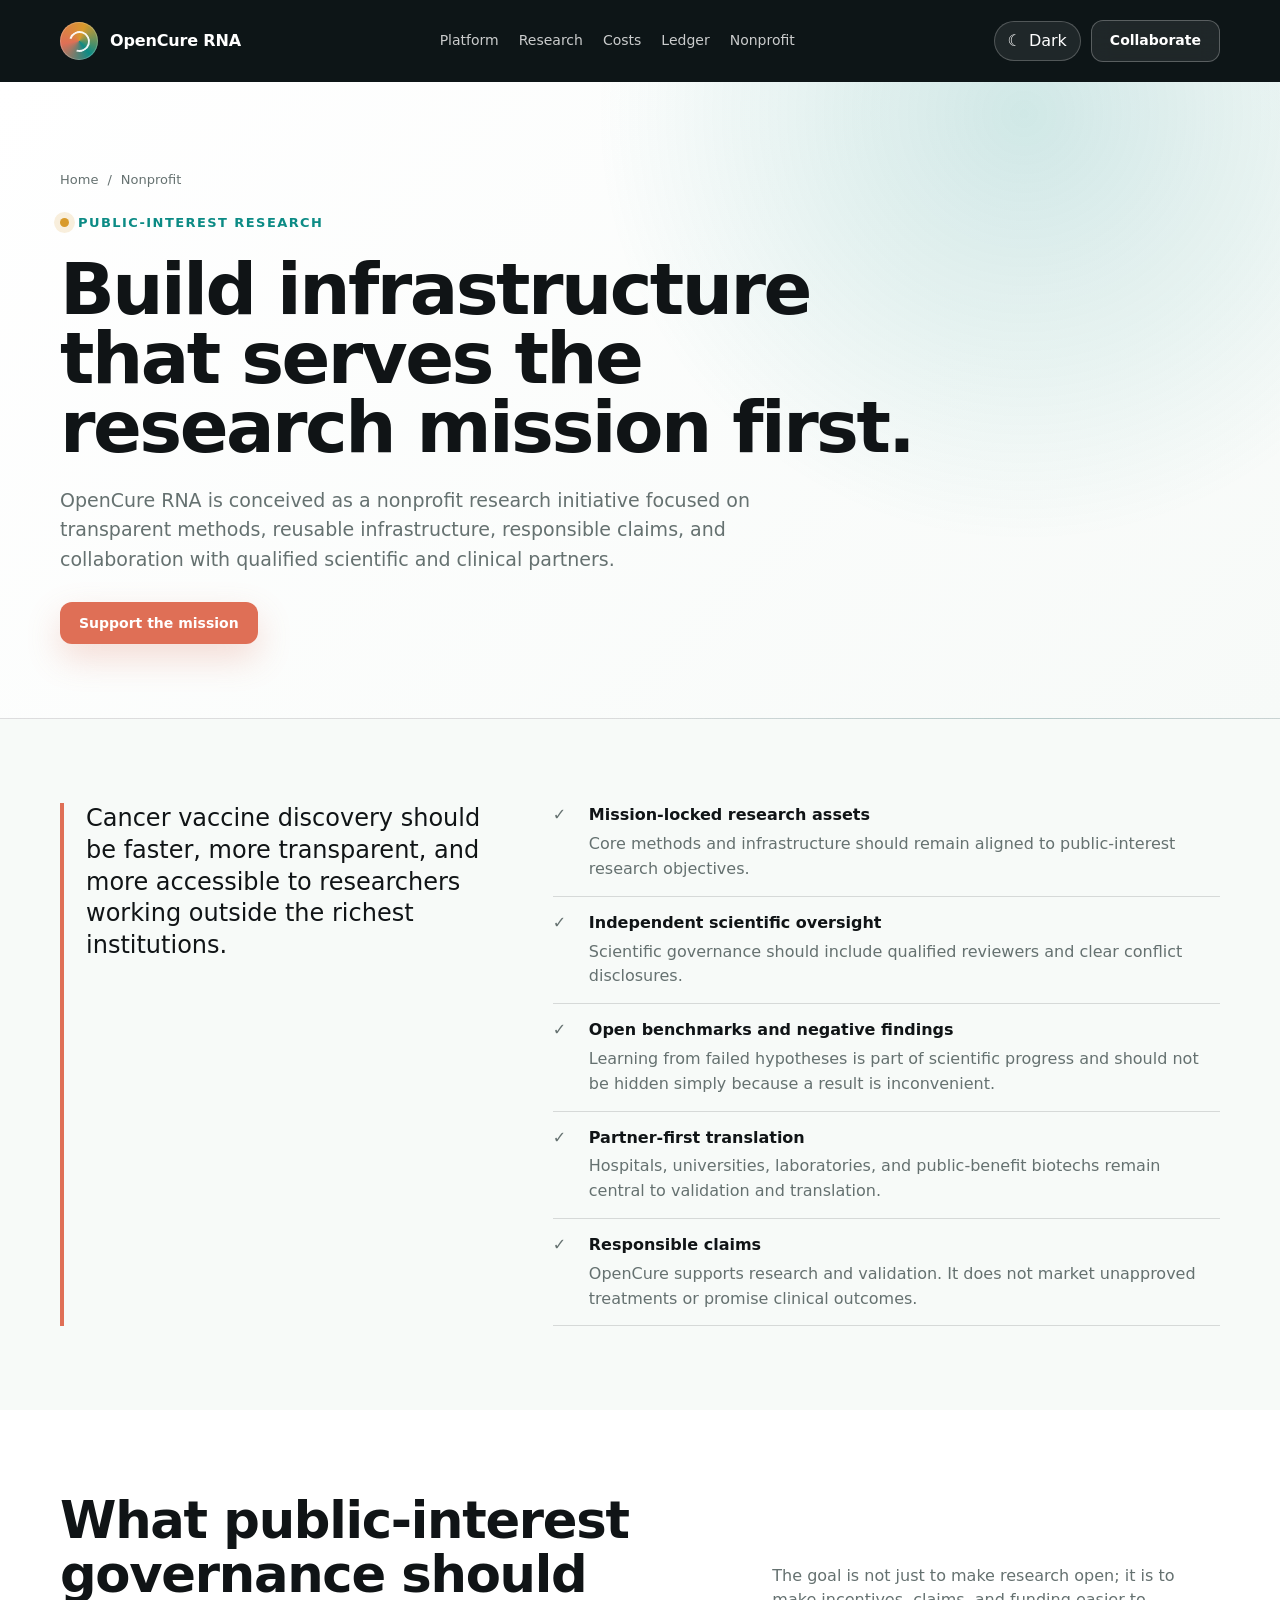
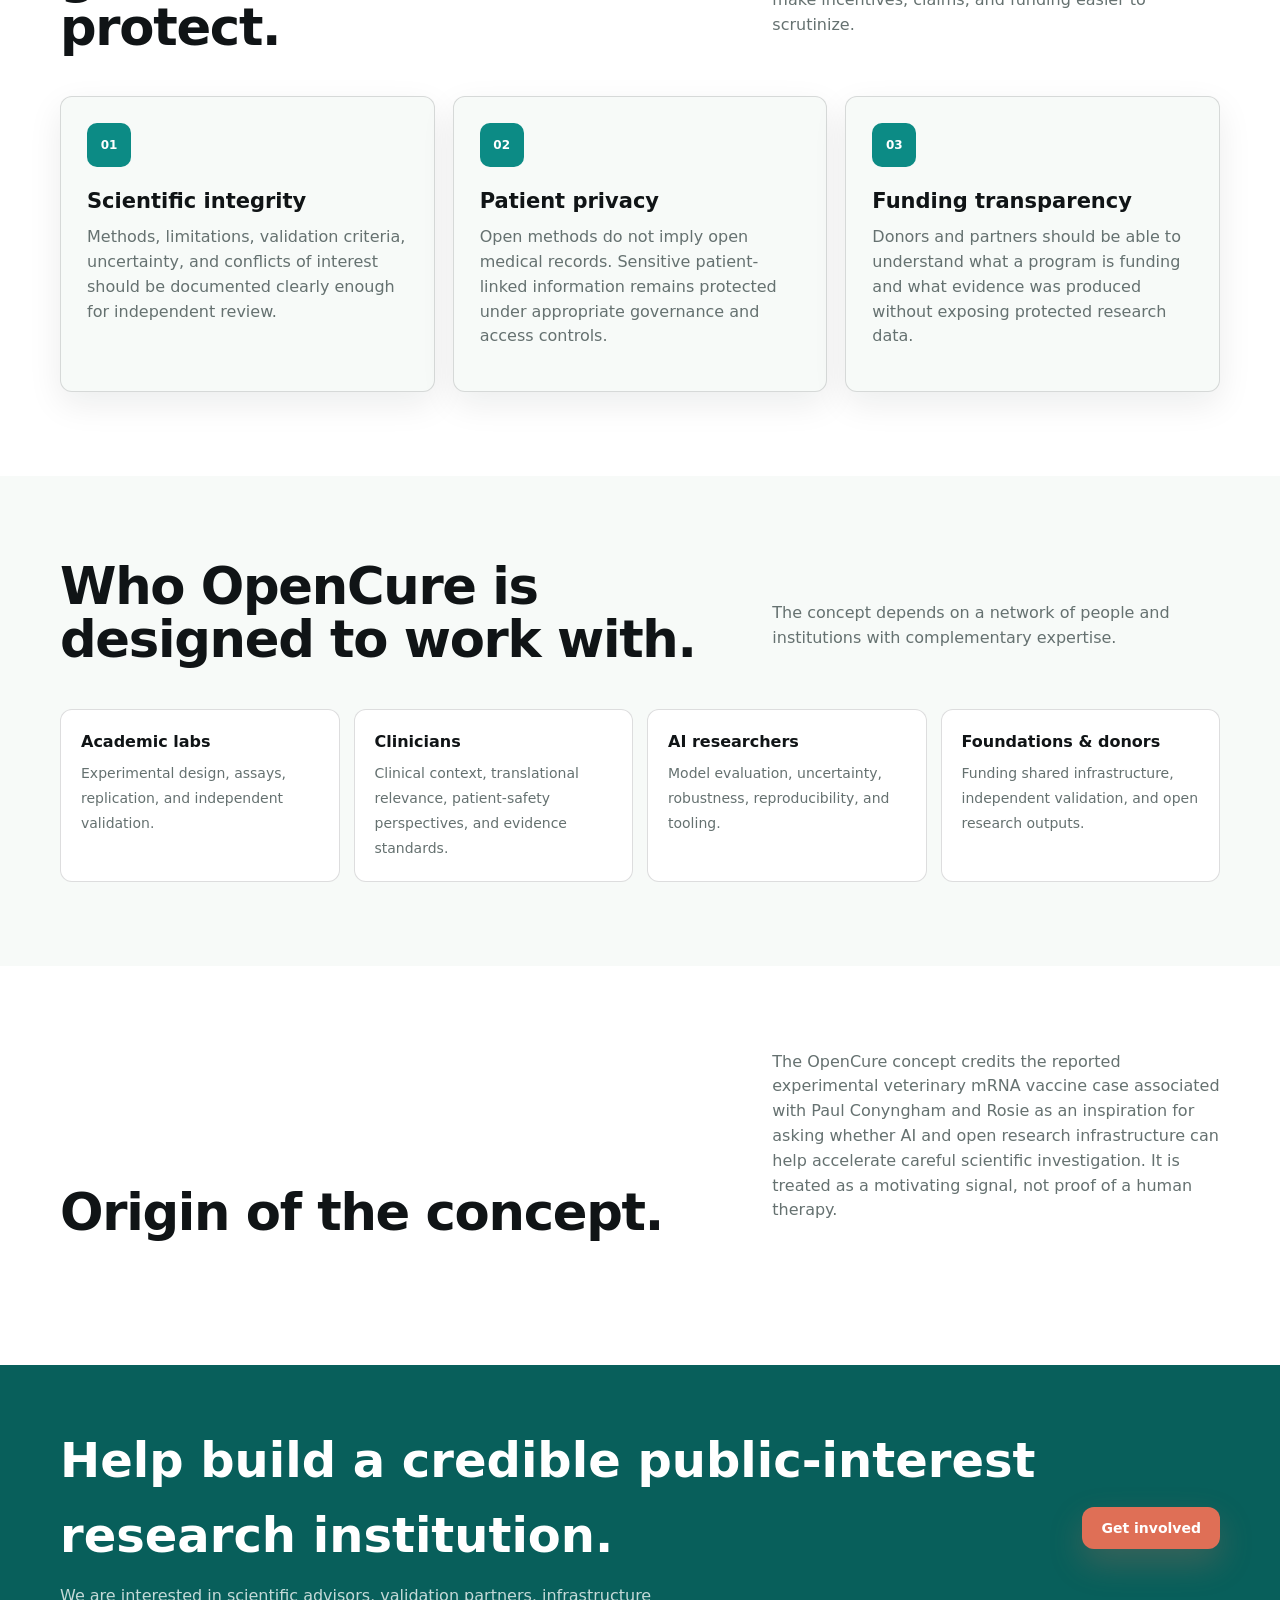
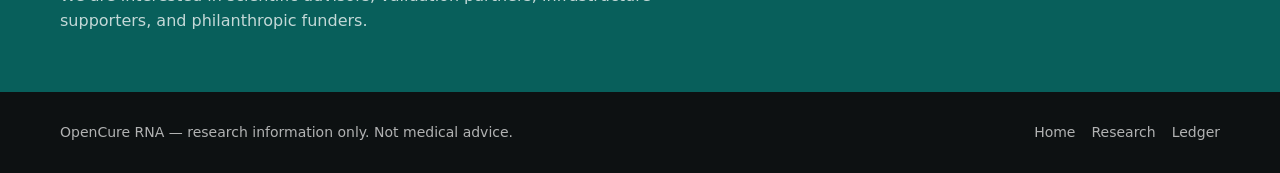
<file: nonprofit.html>
<!doctype html>
<html lang="en"><head><meta charset="utf-8"><meta name="viewport" content="width=device-width, initial-scale=1"><title>Nonprofit | OpenCure RNA</title><meta name="description" content="OpenCure RNA nonprofit mission, governance principles, and public-interest research model."><script>try{document.documentElement.dataset.theme=localStorage.getItem('opencure-theme')||(matchMedia('(prefers-color-scheme: dark)').matches?'dark':'light')}catch(e){document.documentElement.dataset.theme='light'}</script><link rel="stylesheet" href="assets/site.css"><script defer src="assets/theme.js"></script></head>
<body>
<header class="topbar"><div class="shell"><nav class="nav"><a class="brand" href="index.html"><span class="mark"></span><span>OpenCure RNA</span></a><div class="nav-links"><a href="platform.html">Platform</a><a href="research.html">Research</a><a href="costs.html">Costs</a><a href="ledger.html">Ledger</a><a href="nonprofit.html">Nonprofit</a></div><div class="nav-actions"><button class="theme-toggle" type="button" data-theme-toggle><span data-theme-icon>☾</span><span class="theme-label" data-theme-label>Dark</span></button><a class="button secondary" href="collaborate.html">Collaborate</a></div></nav></div></header>
<main>
<section class="page-hero"><div class="shell"><div class="breadcrumb"><a href="index.html">Home</a><span>/</span><span>Nonprofit</span></div><div class="eyebrow">Public-interest research</div><h1>Build infrastructure that serves the research mission first.</h1><p>OpenCure RNA is conceived as a nonprofit research initiative focused on transparent methods, reusable infrastructure, responsible claims, and collaboration with qualified scientific and clinical partners.</p><a class="button primary" href="collaborate.html">Support the mission</a></div></section>
<section class="section"><div class="shell manifesto"><div class="pledge"><p>Cancer vaccine discovery should be faster, more transparent, and more accessible to researchers working outside the richest institutions.</p></div><div class="list"><div class="list-item"><span class="check">✓</span><div><strong>Mission-locked research assets</strong><span>Core methods and infrastructure should remain aligned to public-interest research objectives.</span></div></div><div class="list-item"><span class="check">✓</span><div><strong>Independent scientific oversight</strong><span>Scientific governance should include qualified reviewers and clear conflict disclosures.</span></div></div><div class="list-item"><span class="check">✓</span><div><strong>Open benchmarks and negative findings</strong><span>Learning from failed hypotheses is part of scientific progress and should not be hidden simply because a result is inconvenient.</span></div></div><div class="list-item"><span class="check">✓</span><div><strong>Partner-first translation</strong><span>Hospitals, universities, laboratories, and public-benefit biotechs remain central to validation and translation.</span></div></div><div class="list-item"><span class="check">✓</span><div><strong>Responsible claims</strong><span>OpenCure supports research and validation. It does not market unapproved treatments or promise clinical outcomes.</span></div></div></div></div></section>
<section class="section alt"><div class="shell"><div class="section-head"><h2>What public-interest governance should protect.</h2><p>The goal is not just to make research open; it is to make incentives, claims, and funding easier to scrutinize.</p></div><div class="grid three"><article class="card"><div class="icon">01</div><h3>Scientific integrity</h3><p>Methods, limitations, validation criteria, uncertainty, and conflicts of interest should be documented clearly enough for independent review.</p></article><article class="card"><div class="icon">02</div><h3>Patient privacy</h3><p>Open methods do not imply open medical records. Sensitive patient-linked information remains protected under appropriate governance and access controls.</p></article><article class="card"><div class="icon">03</div><h3>Funding transparency</h3><p>Donors and partners should be able to understand what a program is funding and what evidence was produced without exposing protected research data.</p></article></div></div></section>
<section class="section"><div class="shell"><div class="section-head"><h2>Who OpenCure is designed to work with.</h2><p>The concept depends on a network of people and institutions with complementary expertise.</p></div><div class="feature-row"><div class="feature"><strong>Academic labs</strong><span>Experimental design, assays, replication, and independent validation.</span></div><div class="feature"><strong>Clinicians</strong><span>Clinical context, translational relevance, patient-safety perspectives, and evidence standards.</span></div><div class="feature"><strong>AI researchers</strong><span>Model evaluation, uncertainty, robustness, reproducibility, and tooling.</span></div><div class="feature"><strong>Foundations & donors</strong><span>Funding shared infrastructure, independent validation, and open research outputs.</span></div></div></div></section>
<section class="section alt"><div class="shell"><div class="section-head"><h2>Origin of the concept.</h2><p>The OpenCure concept credits the reported experimental veterinary mRNA vaccine case associated with Paul Conyngham and Rosie as an inspiration for asking whether AI and open research infrastructure can help accelerate careful scientific investigation. It is treated as a motivating signal, not proof of a human therapy.</p></div></div></section>
<section class="cta"><div class="shell cta-inner"><div><h2>Help build a credible public-interest research institution.</h2><p>We are interested in scientific advisors, validation partners, infrastructure supporters, and philanthropic funders.</p></div><a class="button primary" href="collaborate.html">Get involved</a></div></section>
</main>
<footer><div class="shell footer-inner"><span>OpenCure RNA — research information only. Not medical advice.</span><div class="footer-links"><a href="index.html">Home</a><a href="research.html">Research</a><a href="ledger.html">Ledger</a></div></div></footer>
</body></html>
</file>
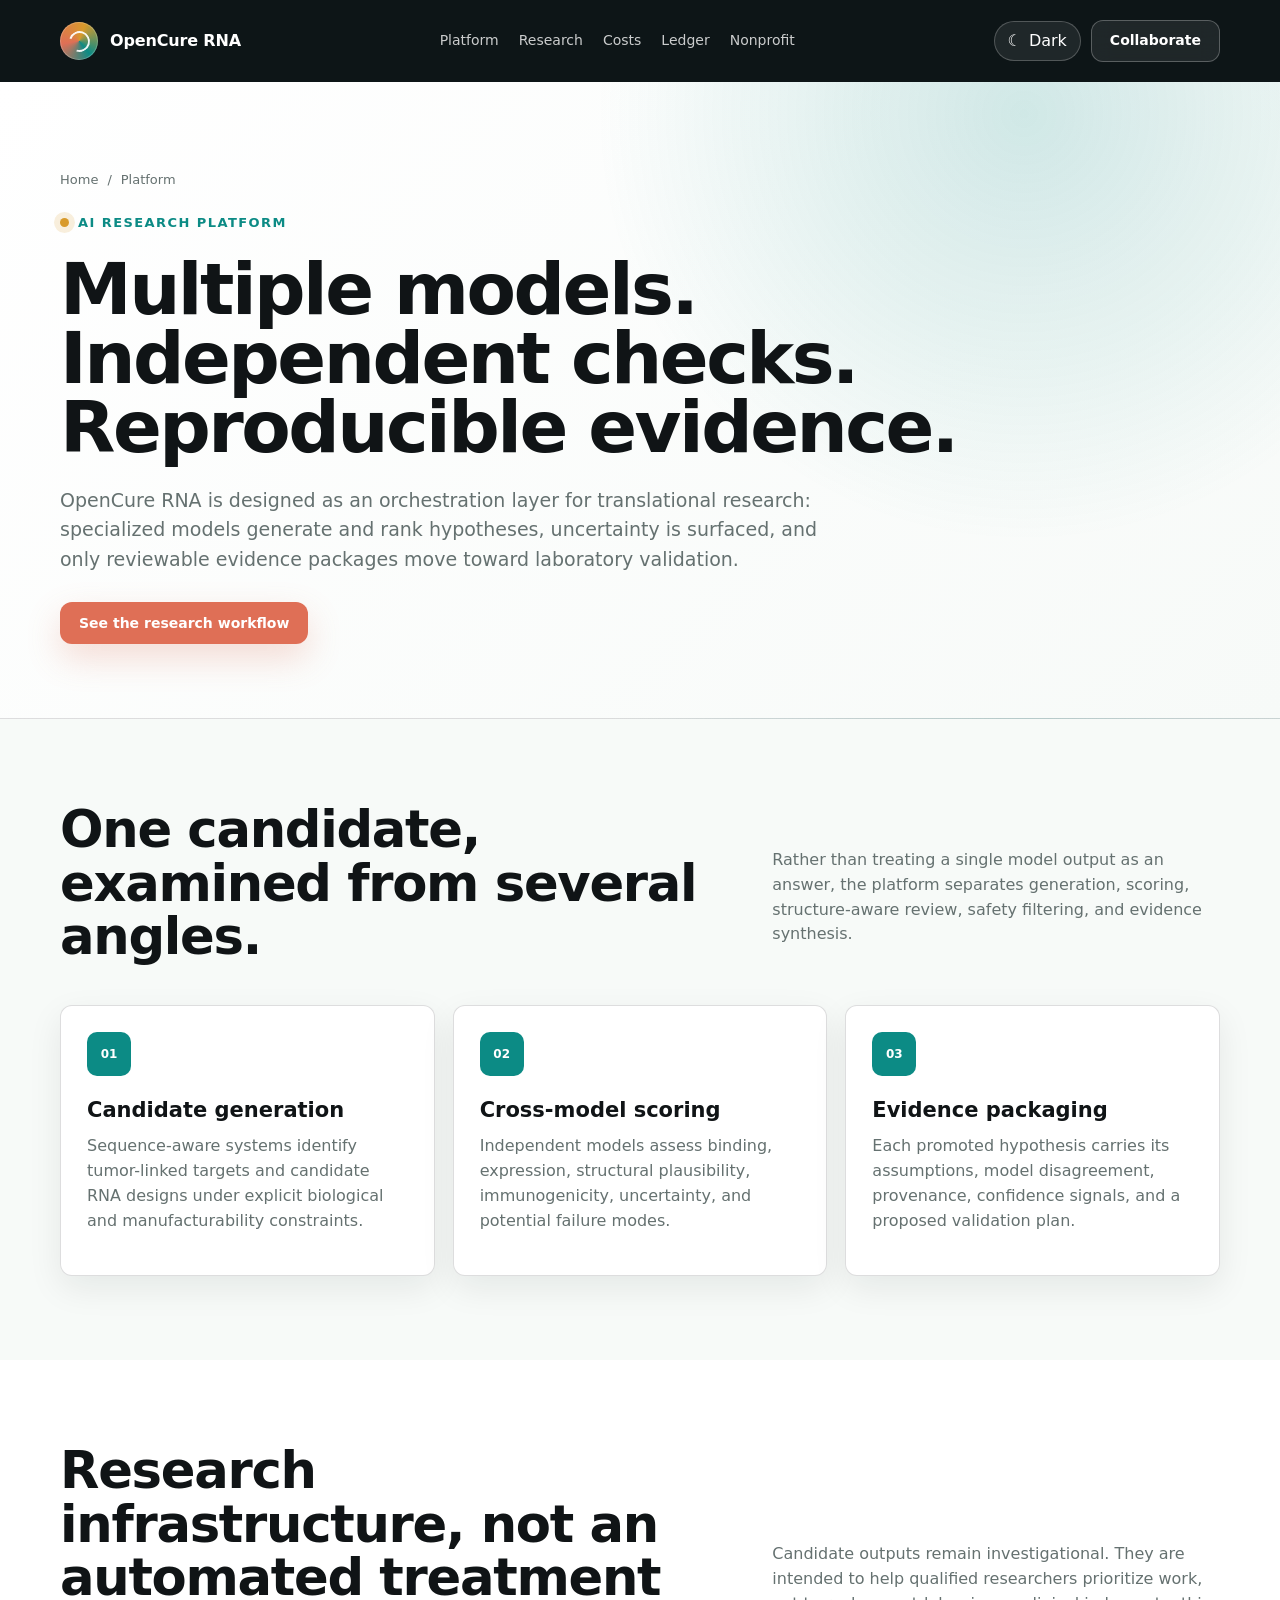
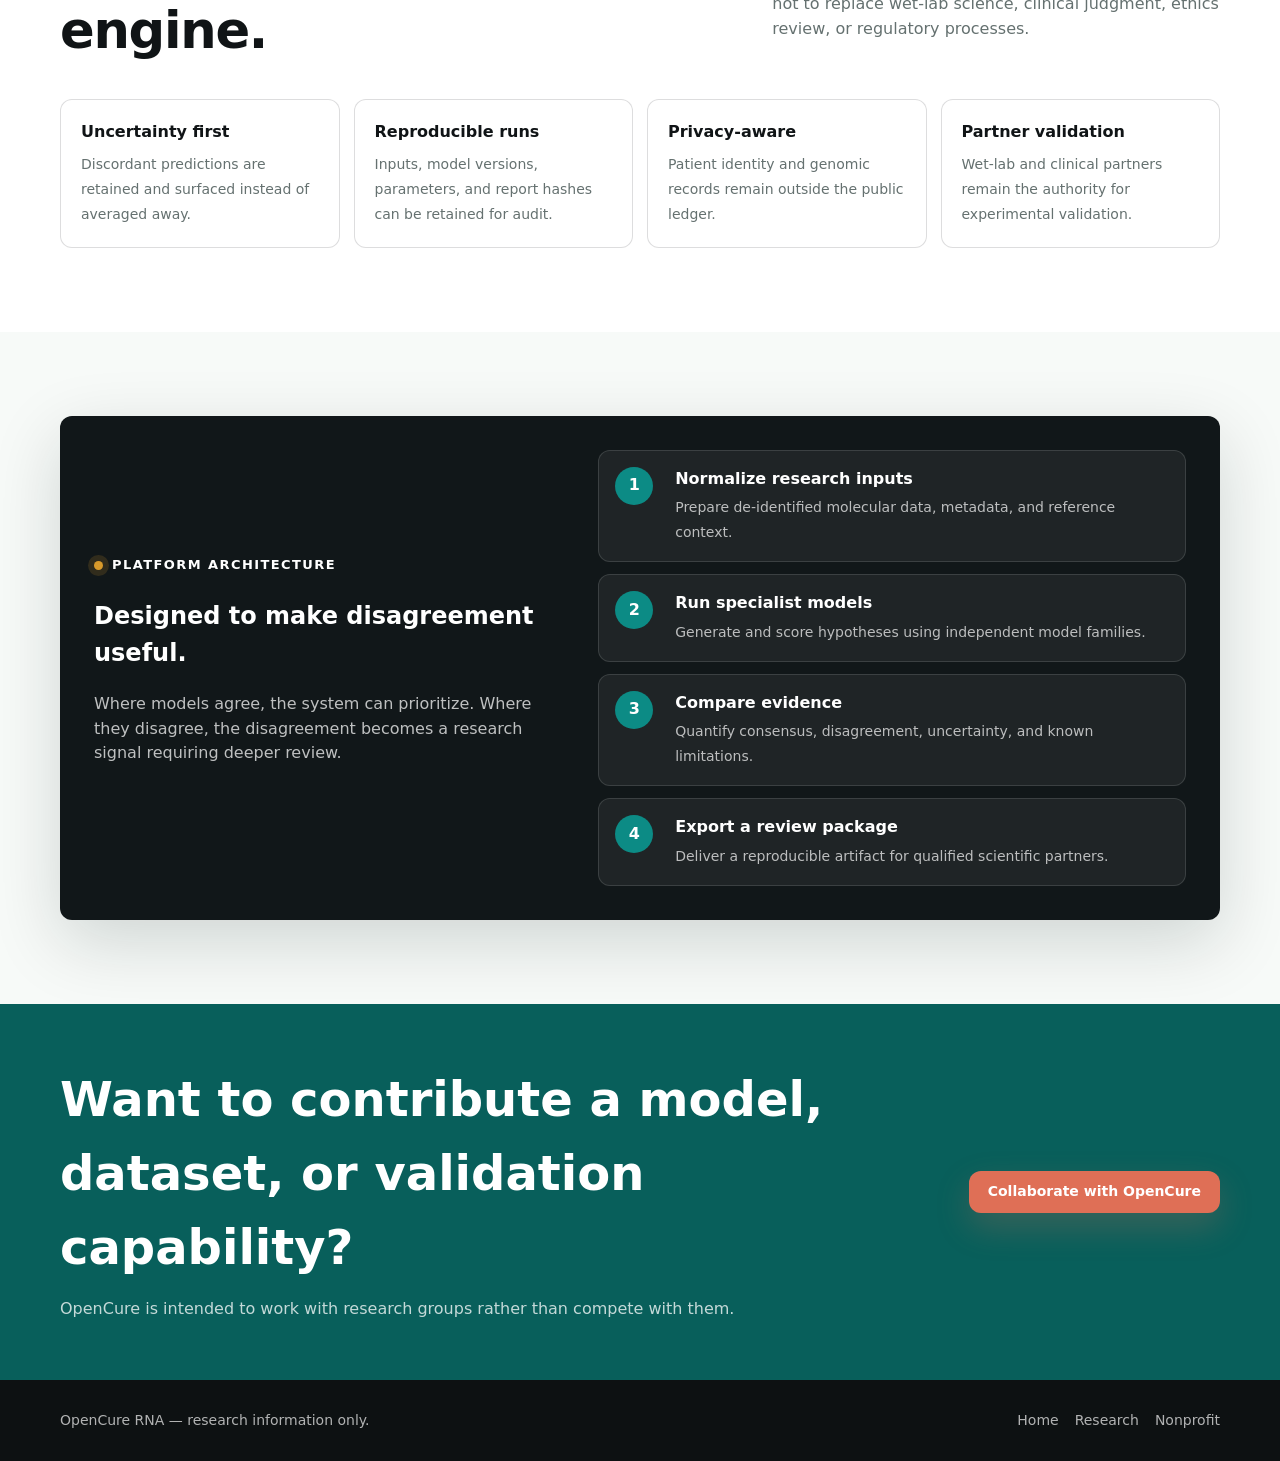
<file: platform.html>
<!doctype html>
<html lang="en"><head><meta charset="utf-8"><meta name="viewport" content="width=device-width, initial-scale=1"><title>Platform | OpenCure RNA</title><meta name="description" content="How OpenCure RNA combines specialized AI models for cancer vaccine research."><script>try{document.documentElement.dataset.theme=localStorage.getItem('opencure-theme')||(matchMedia('(prefers-color-scheme: dark)').matches?'dark':'light')}catch(e){document.documentElement.dataset.theme='light'}</script><link rel="stylesheet" href="assets/site.css"><script defer src="assets/theme.js"></script></head>
<body>
<header class="topbar"><div class="shell"><nav class="nav"><a class="brand" href="index.html"><span class="mark"></span><span>OpenCure RNA</span></a><div class="nav-links"><a href="platform.html">Platform</a><a href="research.html">Research</a><a href="costs.html">Costs</a><a href="ledger.html">Ledger</a><a href="nonprofit.html">Nonprofit</a></div><div class="nav-actions"><button class="theme-toggle" type="button" data-theme-toggle><span data-theme-icon>☾</span><span class="theme-label" data-theme-label>Dark</span></button><a class="button secondary" href="collaborate.html">Collaborate</a></div></nav></div></header>
<main>
<section class="page-hero"><div class="shell"><div class="breadcrumb"><a href="index.html">Home</a><span>/</span><span>Platform</span></div><div class="eyebrow">AI research platform</div><h1>Multiple models. Independent checks. Reproducible evidence.</h1><p>OpenCure RNA is designed as an orchestration layer for translational research: specialized models generate and rank hypotheses, uncertainty is surfaced, and only reviewable evidence packages move toward laboratory validation.</p><a class="button primary" href="research.html">See the research workflow</a></div></section>
<section class="section"><div class="shell"><div class="section-head"><h2>One candidate, examined from several angles.</h2><p>Rather than treating a single model output as an answer, the platform separates generation, scoring, structure-aware review, safety filtering, and evidence synthesis.</p></div><div class="grid three"><article class="card"><div class="icon">01</div><h3>Candidate generation</h3><p>Sequence-aware systems identify tumor-linked targets and candidate RNA designs under explicit biological and manufacturability constraints.</p></article><article class="card"><div class="icon">02</div><h3>Cross-model scoring</h3><p>Independent models assess binding, expression, structural plausibility, immunogenicity, uncertainty, and potential failure modes.</p></article><article class="card"><div class="icon">03</div><h3>Evidence packaging</h3><p>Each promoted hypothesis carries its assumptions, model disagreement, provenance, confidence signals, and a proposed validation plan.</p></article></div></div></section>
<section class="section alt"><div class="shell"><div class="section-head"><h2>Research infrastructure, not an automated treatment engine.</h2><p>Candidate outputs remain investigational. They are intended to help qualified researchers prioritize work, not to replace wet-lab science, clinical judgment, ethics review, or regulatory processes.</p></div><div class="feature-row"><div class="feature"><strong>Uncertainty first</strong><span>Discordant predictions are retained and surfaced instead of averaged away.</span></div><div class="feature"><strong>Reproducible runs</strong><span>Inputs, model versions, parameters, and report hashes can be retained for audit.</span></div><div class="feature"><strong>Privacy-aware</strong><span>Patient identity and genomic records remain outside the public ledger.</span></div><div class="feature"><strong>Partner validation</strong><span>Wet-lab and clinical partners remain the authority for experimental validation.</span></div></div></div></section>
<section class="section"><div class="shell"><div class="pipeline"><div><div class="eyebrow">Platform architecture</div><h2>Designed to make disagreement useful.</h2><p>Where models agree, the system can prioritize. Where they disagree, the disagreement becomes a research signal requiring deeper review.</p></div><div class="steps"><div class="step"><div class="step-num">1</div><div><strong>Normalize research inputs</strong><span>Prepare de-identified molecular data, metadata, and reference context.</span></div></div><div class="step"><div class="step-num">2</div><div><strong>Run specialist models</strong><span>Generate and score hypotheses using independent model families.</span></div></div><div class="step"><div class="step-num">3</div><div><strong>Compare evidence</strong><span>Quantify consensus, disagreement, uncertainty, and known limitations.</span></div></div><div class="step"><div class="step-num">4</div><div><strong>Export a review package</strong><span>Deliver a reproducible artifact for qualified scientific partners.</span></div></div></div></div></div></section>
<section class="cta"><div class="shell cta-inner"><div><h2>Want to contribute a model, dataset, or validation capability?</h2><p>OpenCure is intended to work with research groups rather than compete with them.</p></div><a class="button primary" href="collaborate.html">Collaborate with OpenCure</a></div></section>
</main>
<footer><div class="shell footer-inner"><span>OpenCure RNA — research information only.</span><div class="footer-links"><a href="index.html">Home</a><a href="research.html">Research</a><a href="nonprofit.html">Nonprofit</a></div></div></footer>
</body></html>
</file>
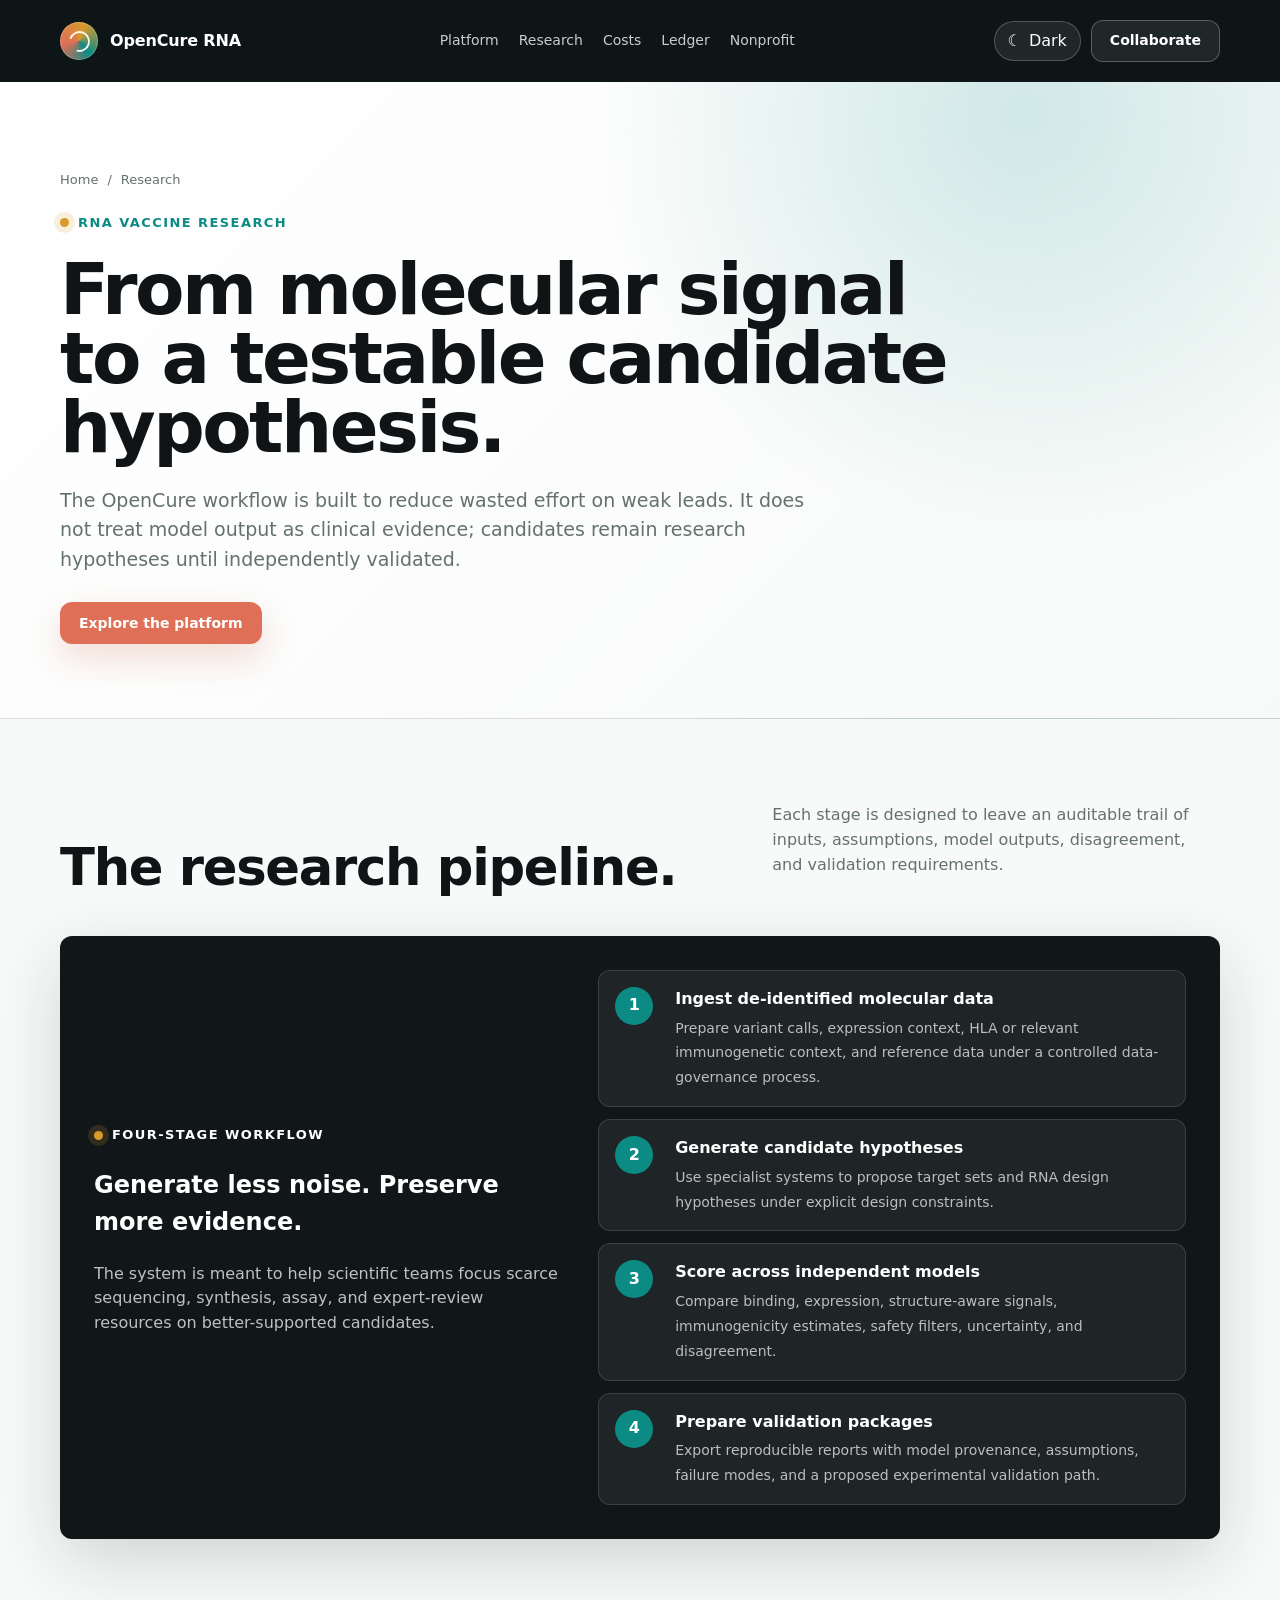
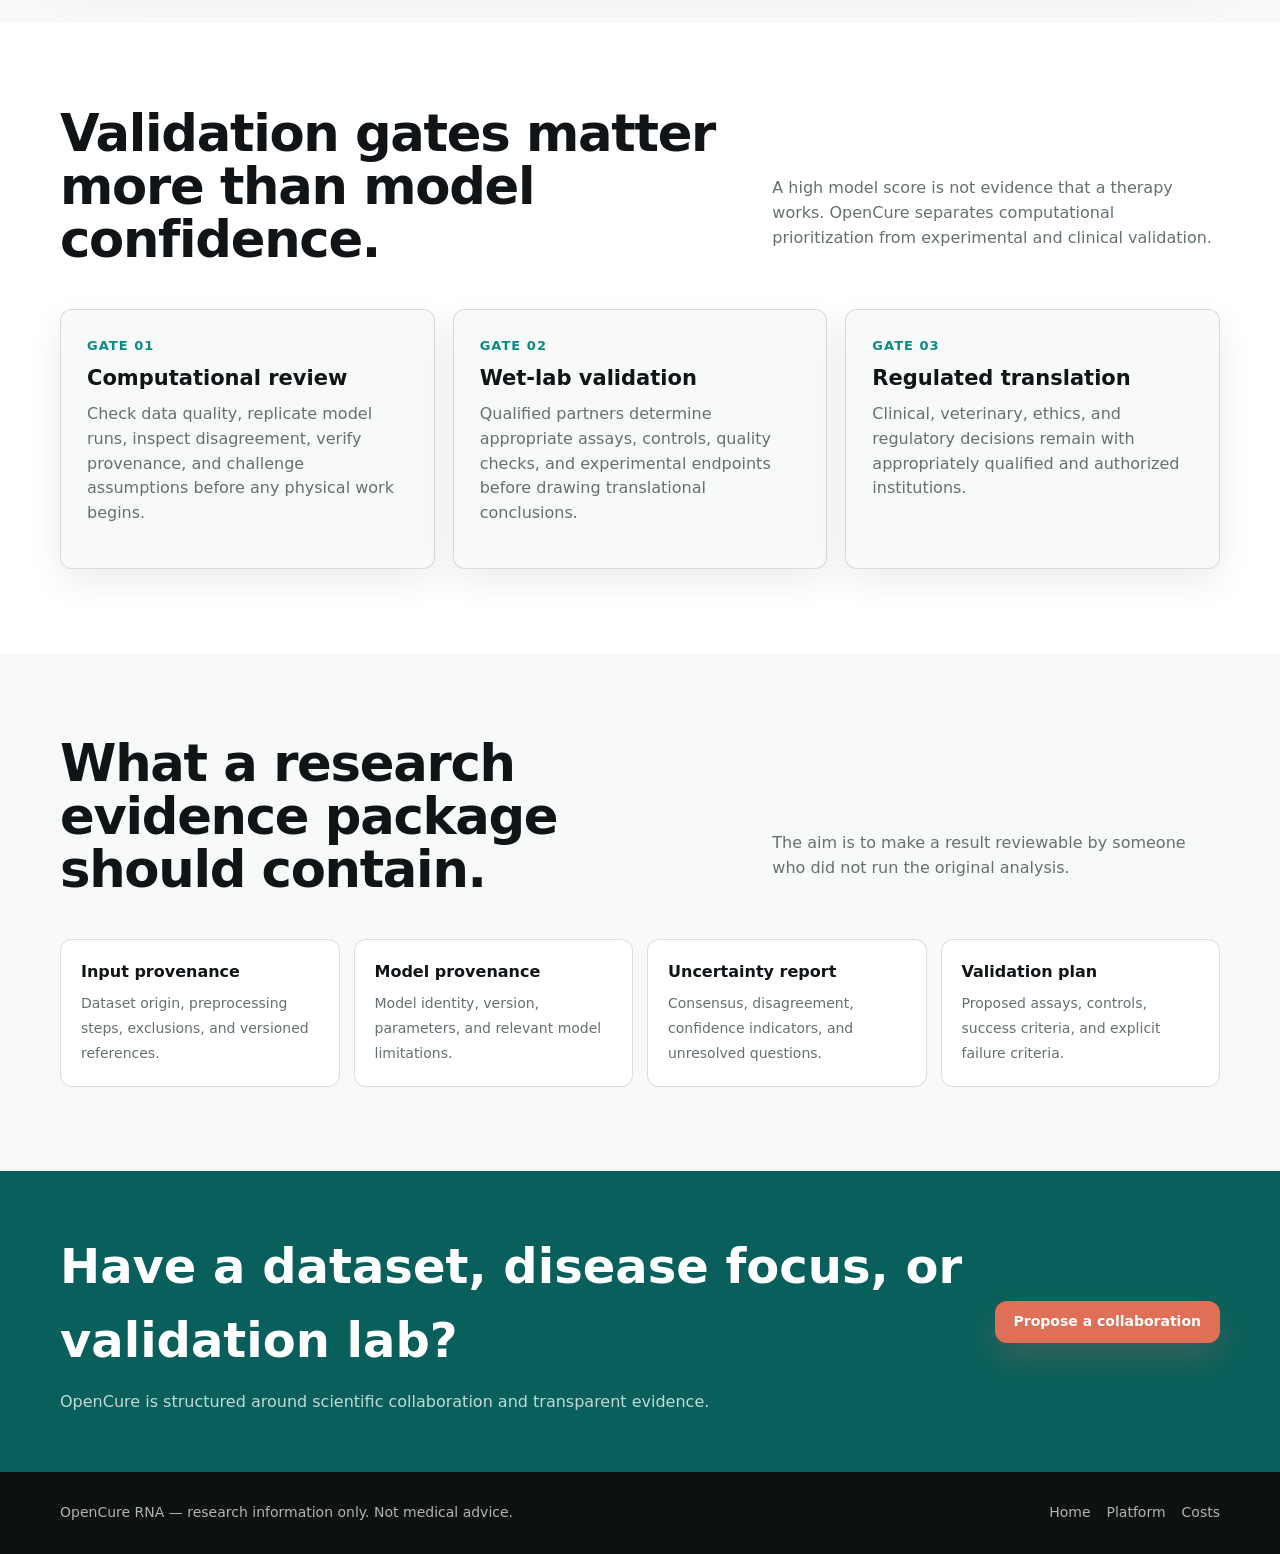
<file: research.html>
<!doctype html>
<html lang="en"><head><meta charset="utf-8"><meta name="viewport" content="width=device-width, initial-scale=1"><title>Research | OpenCure RNA</title><meta name="description" content="OpenCure RNA research workflow for AI-assisted RNA cancer vaccine discovery."><script>try{document.documentElement.dataset.theme=localStorage.getItem('opencure-theme')||(matchMedia('(prefers-color-scheme: dark)').matches?'dark':'light')}catch(e){document.documentElement.dataset.theme='light'}</script><link rel="stylesheet" href="assets/site.css"><script defer src="assets/theme.js"></script></head>
<body>
<header class="topbar"><div class="shell"><nav class="nav"><a class="brand" href="index.html"><span class="mark"></span><span>OpenCure RNA</span></a><div class="nav-links"><a href="platform.html">Platform</a><a href="research.html">Research</a><a href="costs.html">Costs</a><a href="ledger.html">Ledger</a><a href="nonprofit.html">Nonprofit</a></div><div class="nav-actions"><button class="theme-toggle" type="button" data-theme-toggle><span data-theme-icon>☾</span><span class="theme-label" data-theme-label>Dark</span></button><a class="button secondary" href="collaborate.html">Collaborate</a></div></nav></div></header>
<main>
<section class="page-hero"><div class="shell"><div class="breadcrumb"><a href="index.html">Home</a><span>/</span><span>Research</span></div><div class="eyebrow">RNA vaccine research</div><h1>From molecular signal to a testable candidate hypothesis.</h1><p>The OpenCure workflow is built to reduce wasted effort on weak leads. It does not treat model output as clinical evidence; candidates remain research hypotheses until independently validated.</p><a class="button primary" href="platform.html">Explore the platform</a></div></section>
<section class="section"><div class="shell"><div class="section-head"><h2>The research pipeline.</h2><p>Each stage is designed to leave an auditable trail of inputs, assumptions, model outputs, disagreement, and validation requirements.</p></div><div class="pipeline"><div><div class="eyebrow">Four-stage workflow</div><h2>Generate less noise. Preserve more evidence.</h2><p>The system is meant to help scientific teams focus scarce sequencing, synthesis, assay, and expert-review resources on better-supported candidates.</p></div><div class="steps"><div class="step"><div class="step-num">1</div><div><strong>Ingest de-identified molecular data</strong><span>Prepare variant calls, expression context, HLA or relevant immunogenetic context, and reference data under a controlled data-governance process.</span></div></div><div class="step"><div class="step-num">2</div><div><strong>Generate candidate hypotheses</strong><span>Use specialist systems to propose target sets and RNA design hypotheses under explicit design constraints.</span></div></div><div class="step"><div class="step-num">3</div><div><strong>Score across independent models</strong><span>Compare binding, expression, structure-aware signals, immunogenicity estimates, safety filters, uncertainty, and disagreement.</span></div></div><div class="step"><div class="step-num">4</div><div><strong>Prepare validation packages</strong><span>Export reproducible reports with model provenance, assumptions, failure modes, and a proposed experimental validation path.</span></div></div></div></div></div></section>
<section class="section alt"><div class="shell"><div class="section-head"><h2>Validation gates matter more than model confidence.</h2><p>A high model score is not evidence that a therapy works. OpenCure separates computational prioritization from experimental and clinical validation.</p></div><div class="grid three"><article class="card"><div class="kicker">Gate 01</div><h3>Computational review</h3><p>Check data quality, replicate model runs, inspect disagreement, verify provenance, and challenge assumptions before any physical work begins.</p></article><article class="card"><div class="kicker">Gate 02</div><h3>Wet-lab validation</h3><p>Qualified partners determine appropriate assays, controls, quality checks, and experimental endpoints before drawing translational conclusions.</p></article><article class="card"><div class="kicker">Gate 03</div><h3>Regulated translation</h3><p>Clinical, veterinary, ethics, and regulatory decisions remain with appropriately qualified and authorized institutions.</p></article></div></div></section>
<section class="section"><div class="shell"><div class="section-head"><h2>What a research evidence package should contain.</h2><p>The aim is to make a result reviewable by someone who did not run the original analysis.</p></div><div class="feature-row"><div class="feature"><strong>Input provenance</strong><span>Dataset origin, preprocessing steps, exclusions, and versioned references.</span></div><div class="feature"><strong>Model provenance</strong><span>Model identity, version, parameters, and relevant model limitations.</span></div><div class="feature"><strong>Uncertainty report</strong><span>Consensus, disagreement, confidence indicators, and unresolved questions.</span></div><div class="feature"><strong>Validation plan</strong><span>Proposed assays, controls, success criteria, and explicit failure criteria.</span></div></div></div></section>
<section class="cta"><div class="shell cta-inner"><div><h2>Have a dataset, disease focus, or validation lab?</h2><p>OpenCure is structured around scientific collaboration and transparent evidence.</p></div><a class="button primary" href="collaborate.html">Propose a collaboration</a></div></section>
</main>
<footer><div class="shell footer-inner"><span>OpenCure RNA — research information only. Not medical advice.</span><div class="footer-links"><a href="index.html">Home</a><a href="platform.html">Platform</a><a href="costs.html">Costs</a></div></div></footer>
</body></html>
</file>
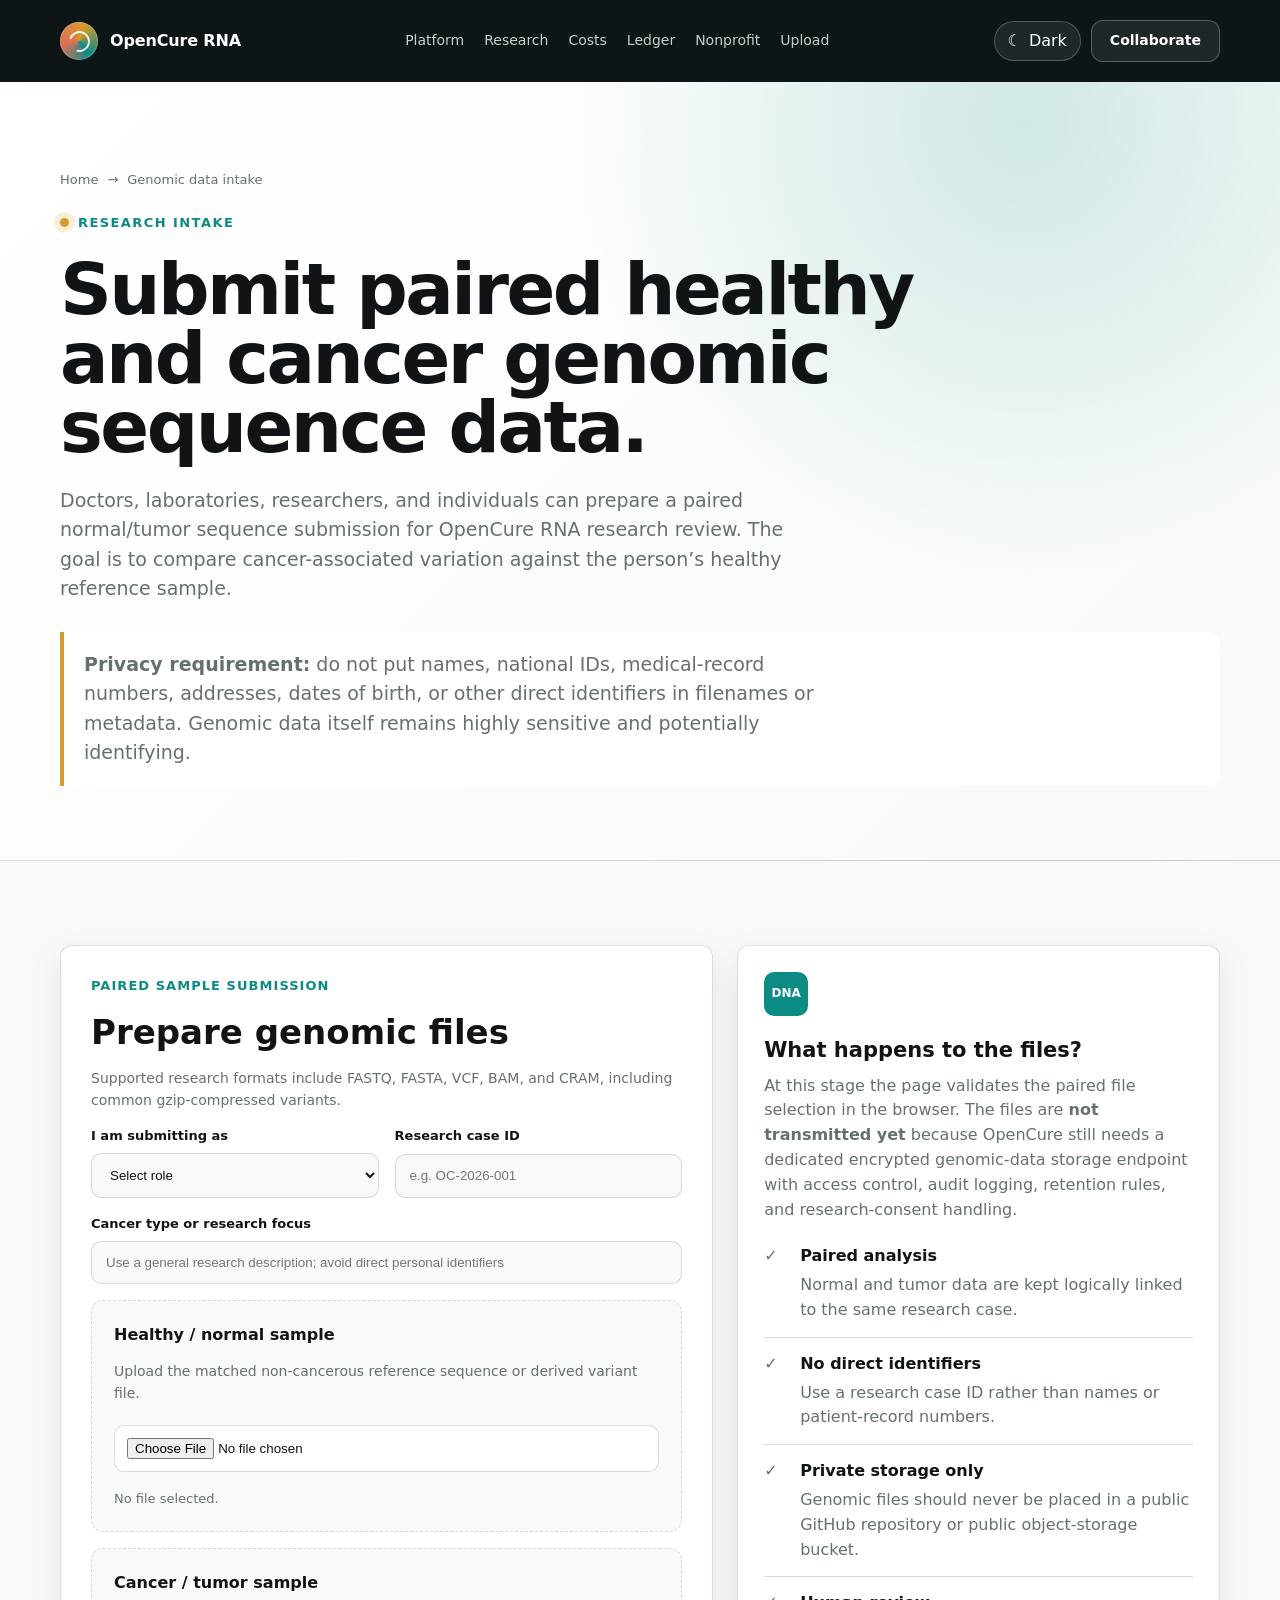
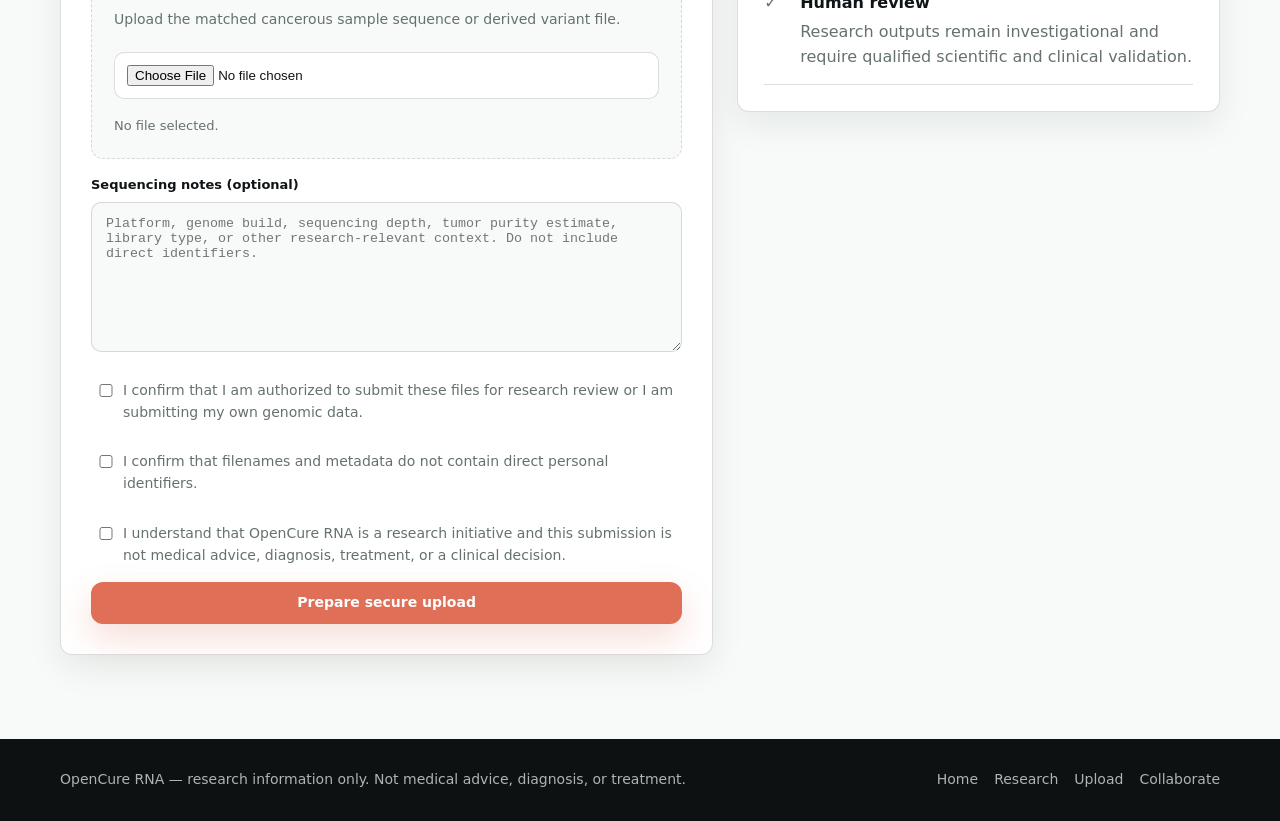
<file: upload.html>
<!doctype html>
<html lang="en">
<head>
  <meta charset="utf-8">
  <meta name="viewport" content="width=device-width, initial-scale=1">
  <title>Upload Genomic Data | OpenCure RNA</title>
  <meta name="description" content="Secure research intake for paired healthy and cancer genomic sequence data submitted to OpenCure RNA.">
  <link rel="icon" type="image/svg+xml" href="/favicon.svg?v=2">
  <script>try{document.documentElement.dataset.theme=localStorage.getItem('opencure-theme')||(matchMedia('(prefers-color-scheme: dark)').matches?'dark':'light')}catch(e){document.documentElement.dataset.theme='light'}</script>
  <link rel="stylesheet" href="assets/site.css">
  <script defer src="assets/theme.js"></script>
  <style>
    .upload-layout{display:grid;grid-template-columns:minmax(0,1.15fr) minmax(280px,.85fr);gap:24px;align-items:start}
    .upload-card{padding:30px}
    .upload-zone{border:1.5px dashed var(--line);border-radius:var(--radius);padding:22px;background:var(--bg)}
    .upload-zone strong{display:block;margin-bottom:6px}.upload-zone p{margin:0 0 14px;color:var(--muted);font-size:14px}
    .upload-zone input[type=file]{width:100%;padding:12px;border:1px solid var(--line);border-radius:10px;background:var(--surface);color:var(--ink)}
    .privacy-box{border-left:4px solid var(--amber);padding:18px 20px;background:var(--surface);border-radius:0 var(--radius) var(--radius) 0}
    .privacy-box p{margin:0;color:var(--muted)}
    .status{display:none;margin-top:18px;padding:14px 16px;border-radius:10px;background:var(--soft-teal);border:1px solid rgba(12,139,133,.26)}
    .check-row{display:grid;grid-template-columns:22px 1fr;gap:10px;align-items:start;margin-top:12px;color:var(--muted);font-size:14px}.check-row input{margin-top:4px}
    .file-meta{margin-top:10px;color:var(--muted);font-size:13px}
    @media(max-width:900px){.upload-layout{grid-template-columns:1fr}}
  </style>
</head>
<body>
<header class="topbar">
  <div class="shell">
    <nav class="nav" aria-label="Main navigation">
      <a class="brand" href="index.html"><span class="mark" aria-hidden="true"></span><span>OpenCure RNA</span></a>
      <div class="nav-links">
        <a href="platform.html">Platform</a>
        <a href="research.html">Research</a>
        <a href="costs.html">Costs</a>
        <a href="ledger.html">Ledger</a>
        <a href="nonprofit.html">Nonprofit</a>
        <a href="upload.html">Upload</a>
      </div>
      <div class="nav-actions">
        <button class="theme-toggle" type="button" data-theme-toggle><span data-theme-icon>☾</span><span class="theme-label" data-theme-label>Dark</span></button>
        <a class="button secondary" href="collaborate.html">Collaborate</a>
      </div>
    </nav>
  </div>
</header>

<main>
  <section class="page-hero">
    <div class="shell">
      <div class="breadcrumb"><a href="index.html">Home</a><span>→</span><span>Genomic data intake</span></div>
      <div class="eyebrow">Research intake</div>
      <h1>Submit paired healthy and cancer genomic sequence data.</h1>
      <p>Doctors, laboratories, researchers, and individuals can prepare a paired normal/tumor sequence submission for OpenCure RNA research review. The goal is to compare cancer-associated variation against the person’s healthy reference sample.</p>
      <div class="privacy-box"><p><strong>Privacy requirement:</strong> do not put names, national IDs, medical-record numbers, addresses, dates of birth, or other direct identifiers in filenames or metadata. Genomic data itself remains highly sensitive and potentially identifying.</p></div>
    </div>
  </section>

  <section class="section">
    <div class="shell upload-layout">
      <article class="card upload-card">
        <div class="kicker">Paired sample submission</div>
        <h2 style="font-size:34px;margin-bottom:10px">Prepare genomic files</h2>
        <p class="note" style="margin-top:0">Supported research formats include FASTQ, FASTA, VCF, BAM, and CRAM, including common gzip-compressed variants.</p>

        <form id="genomic-upload-form" class="form-grid" novalidate>
          <div class="field">
            <label for="submitter-role">I am submitting as</label>
            <select id="submitter-role" required>
              <option value="">Select role</option>
              <option>Doctor / clinician</option>
              <option>Laboratory / sequencing provider</option>
              <option>Researcher</option>
              <option>Individual / patient</option>
            </select>
          </div>
          <div class="field">
            <label for="case-id">Research case ID</label>
            <input id="case-id" type="text" placeholder="e.g. OC-2026-001" autocomplete="off" required>
          </div>
          <div class="field full">
            <label for="cancer-type">Cancer type or research focus</label>
            <input id="cancer-type" type="text" placeholder="Use a general research description; avoid direct personal identifiers" autocomplete="off">
          </div>

          <div class="field full upload-zone">
            <strong>Healthy / normal sample</strong>
            <p>Upload the matched non-cancerous reference sequence or derived variant file.</p>
            <input id="normal-file" type="file" required accept=".fastq,.fq,.fasta,.fa,.fna,.vcf,.bam,.cram,.gz">
            <div id="normal-meta" class="file-meta">No file selected.</div>
          </div>

          <div class="field full upload-zone">
            <strong>Cancer / tumor sample</strong>
            <p>Upload the matched cancerous sample sequence or derived variant file.</p>
            <input id="tumor-file" type="file" required accept=".fastq,.fq,.fasta,.fa,.fna,.vcf,.bam,.cram,.gz">
            <div id="tumor-meta" class="file-meta">No file selected.</div>
          </div>

          <div class="field full">
            <label for="notes">Sequencing notes (optional)</label>
            <textarea id="notes" placeholder="Platform, genome build, sequencing depth, tumor purity estimate, library type, or other research-relevant context. Do not include direct identifiers."></textarea>
          </div>

          <label class="check-row field full"><input id="authority" type="checkbox" required><span>I confirm that I am authorized to submit these files for research review or I am submitting my own genomic data.</span></label>
          <label class="check-row field full"><input id="deidentified" type="checkbox" required><span>I confirm that filenames and metadata do not contain direct personal identifiers.</span></label>
          <label class="check-row field full"><input id="research-only" type="checkbox" required><span>I understand that OpenCure RNA is a research initiative and this submission is not medical advice, diagnosis, treatment, or a clinical decision.</span></label>

          <div class="field full">
            <button class="button primary" type="submit">Prepare secure upload</button>
            <div id="upload-status" class="status" role="status" aria-live="polite"></div>
          </div>
        </form>
      </article>

      <aside class="card">
        <div class="icon">DNA</div>
        <h3>What happens to the files?</h3>
        <p>At this stage the page validates the paired file selection in the browser. The files are <strong>not transmitted yet</strong> because OpenCure still needs a dedicated encrypted genomic-data storage endpoint with access control, audit logging, retention rules, and research-consent handling.</p>
        <div class="list" style="margin-top:22px">
          <div class="list-item"><span class="check">✓</span><div><strong>Paired analysis</strong><span>Normal and tumor data are kept logically linked to the same research case.</span></div></div>
          <div class="list-item"><span class="check">✓</span><div><strong>No direct identifiers</strong><span>Use a research case ID rather than names or patient-record numbers.</span></div></div>
          <div class="list-item"><span class="check">✓</span><div><strong>Private storage only</strong><span>Genomic files should never be placed in a public GitHub repository or public object-storage bucket.</span></div></div>
          <div class="list-item"><span class="check">✓</span><div><strong>Human review</strong><span>Research outputs remain investigational and require qualified scientific and clinical validation.</span></div></div>
        </div>
      </aside>
    </div>
  </section>
</main>

<footer><div class="shell footer-inner"><span>OpenCure RNA — research information only. Not medical advice, diagnosis, or treatment.</span><div class="footer-links"><a href="index.html">Home</a><a href="research.html">Research</a><a href="upload.html">Upload</a><a href="collaborate.html">Collaborate</a></div></div></footer>

<script>
  const form = document.getElementById('genomic-upload-form');
  const statusBox = document.getElementById('upload-status');
  const allowed = ['.fastq','.fq','.fasta','.fa','.fna','.vcf','.bam','.cram','.gz'];

  function formatBytes(bytes){
    if(!Number.isFinite(bytes) || bytes <= 0) return '0 B';
    const units=['B','KB','MB','GB','TB'];
    const i=Math.min(Math.floor(Math.log(bytes)/Math.log(1024)), units.length-1);
    return `${(bytes/Math.pow(1024,i)).toFixed(i ? 1 : 0)} ${units[i]}`;
  }

  function bindFile(inputId, metaId){
    const input=document.getElementById(inputId);
    const meta=document.getElementById(metaId);
    input.addEventListener('change',()=>{
      const file=input.files && input.files[0];
      meta.textContent=file ? `${file.name} · ${formatBytes(file.size)}` : 'No file selected.';
    });
  }
  bindFile('normal-file','normal-meta');
  bindFile('tumor-file','tumor-meta');

  form.addEventListener('submit',(event)=>{
    event.preventDefault();
    statusBox.style.display='block';
    if(!form.checkValidity()){
      form.reportValidity();
      statusBox.textContent='Complete the required fields and confirmations before preparing the submission.';
      return;
    }
    const normal=document.getElementById('normal-file').files[0];
    const tumor=document.getElementById('tumor-file').files[0];
    if(!normal || !tumor){
      statusBox.textContent='Select both the healthy/normal file and the cancer/tumor file.';
      return;
    }
    statusBox.innerHTML='<strong>Paired submission is ready.</strong> Your files remain on this device for now. The next engineering step is to connect this page to OpenCure’s encrypted private upload service before any genomic data is transmitted.';
  });
</script>
</body>
</html>
</file>
<file: assets/site.css>
:root{--teal:#0c8b85;--teal-dark:#085f5b;--coral:#df6f56;--amber:#d89a2b;--radius:12px;--shadow:0 22px 70px rgba(9,22,24,.16)}
html[data-theme="light"]{--bg:#f7faf8;--surface:#ffffff;--surface-2:#eef4f2;--ink:#101416;--muted:#657170;--line:rgba(16,20,22,.14);--nav:#0d1517;--nav-text:#fff;--soft-teal:rgba(12,139,133,.09);--shadow-card:0 12px 34px rgba(9,22,24,.08)}
html[data-theme="dark"]{--bg:#091012;--surface:#101719;--surface-2:#151f21;--ink:#f3f8f7;--muted:#9fb0ae;--line:rgba(255,255,255,.12);--nav:#070b0c;--nav-text:#fff;--soft-teal:rgba(46,198,187,.12);--shadow-card:0 12px 34px rgba(0,0,0,.28)}
*{box-sizing:border-box}html{scroll-behavior:smooth}body{margin:0;font-family:Inter,ui-sans-serif,system-ui,-apple-system,BlinkMacSystemFont,"Segoe UI",sans-serif;background:var(--bg);color:var(--ink);line-height:1.55;transition:background .22s ease,color .22s ease}a{color:inherit;text-decoration:none}button{font:inherit}.shell{width:min(1160px,calc(100% - 40px));margin:0 auto}.brand{display:flex;align-items:center;gap:12px;font-weight:800;letter-spacing:-.01em}.mark{width:38px;height:38px;border-radius:50%;display:grid;place-items:center;background:conic-gradient(from 140deg,var(--teal),var(--coral),var(--amber),var(--teal));box-shadow:0 0 0 1px rgba(255,255,255,.22) inset}.mark:before{content:"";width:17px;height:17px;border:2px solid rgba(255,255,255,.92);border-left-color:transparent;border-radius:50%;transform:rotate(-28deg)}
.nav{display:flex;justify-content:space-between;align-items:center;gap:22px;padding:20px 0}.nav-links{display:flex;gap:20px;align-items:center;font-size:14px}.nav-links>a:not(.button){opacity:.78}.nav-links>a:hover{opacity:1}.nav-actions{display:flex;align-items:center;gap:10px}.theme-toggle{display:inline-flex;align-items:center;gap:7px;min-height:40px;padding:0 13px;border-radius:999px;border:1px solid rgba(255,255,255,.22);background:rgba(255,255,255,.08);color:#fff;cursor:pointer;transition:.16s ease}.theme-toggle:hover{background:rgba(255,255,255,.14);transform:translateY(-1px)}.button{display:inline-flex;align-items:center;justify-content:center;min-height:42px;padding:0 18px;border-radius:var(--radius);border:1px solid transparent;font-weight:750;font-size:14px;cursor:pointer;transition:transform .16s ease,filter .16s ease,background .16s ease}.button:hover{transform:translateY(-1px);filter:brightness(1.03)}.button.primary{background:var(--coral);color:#fff;box-shadow:0 14px 34px rgba(223,111,86,.24)}.button.secondary{border-color:rgba(255,255,255,.26);color:#fff;background:rgba(255,255,255,.08);backdrop-filter:blur(10px)}.button.outline{border-color:var(--line);color:var(--ink);background:var(--surface)}
.hero{min-height:92vh;color:#fff;background:linear-gradient(90deg,rgba(8,13,15,.95) 0%,rgba(8,13,15,.82) 34%,rgba(8,13,15,.30) 68%,rgba(8,13,15,.52) 100%),url("rna-ai-hero.webp") center right/cover no-repeat;display:flex;flex-direction:column}.hero .nav-links{color:rgba(255,255,255,.9)}.hero-content{flex:1;display:grid;align-items:center;padding:48px 0 78px}.hero-copy{width:min(700px,100%)}.eyebrow{display:inline-flex;align-items:center;gap:9px;font-size:13px;font-weight:800;text-transform:uppercase;letter-spacing:.11em;margin-bottom:22px}.hero .eyebrow{color:rgba(255,255,255,.84)}.eyebrow:before{content:"";width:9px;height:9px;border-radius:50%;background:var(--amber);box-shadow:0 0 0 6px rgba(216,154,43,.16)}h1,h2,h3,p{margin-top:0}h1{font-size:clamp(44px,7vw,84px);line-height:.96;letter-spacing:-.035em;margin-bottom:24px;max-width:850px}.hero-copy>p{color:rgba(255,255,255,.8);font-size:19px;max-width:660px;margin-bottom:28px}.hero-actions{display:flex;flex-wrap:wrap;gap:12px;margin-bottom:34px}.hero-metrics{display:grid;grid-template-columns:repeat(3,minmax(120px,1fr));gap:1px;width:min(640px,100%);background:rgba(255,255,255,.16);border:1px solid rgba(255,255,255,.12);border-radius:var(--radius);overflow:hidden;backdrop-filter:blur(12px)}.metric{padding:18px;background:rgba(255,255,255,.08)}.metric strong{display:block;font-size:24px;margin-bottom:4px}.metric span{display:block;color:rgba(255,255,255,.72);font-size:13px}
.topbar{background:var(--nav);color:var(--nav-text);position:sticky;top:0;z-index:30;box-shadow:0 1px 0 rgba(255,255,255,.08)}.page-hero{padding:88px 0 74px;background:radial-gradient(circle at 80% 5%,rgba(12,139,133,.18),transparent 36%),linear-gradient(135deg,var(--surface),var(--bg));border-bottom:1px solid var(--line)}.page-hero .eyebrow{color:var(--teal)}.page-hero h1{font-size:clamp(42px,6vw,72px);max-width:900px}.page-hero p{font-size:19px;color:var(--muted);max-width:760px;margin-bottom:28px}.breadcrumb{display:flex;gap:9px;align-items:center;color:var(--muted);font-size:13px;margin-bottom:20px}.breadcrumb a:hover{color:var(--teal)}
.section{padding:84px 0}.section.alt{background:var(--surface)}.section-head{display:grid;grid-template-columns:minmax(0,.92fr) minmax(280px,.62fr);gap:48px;align-items:end;margin-bottom:42px}.section-head.single{grid-template-columns:1fr}.section-head h2{font-size:clamp(32px,4vw,52px);line-height:1.04;letter-spacing:-.025em;margin-bottom:0}.section-head p,.card p,.note,.ledger-panel p{color:var(--muted)}.grid{display:grid;gap:18px}.grid.three{grid-template-columns:repeat(3,minmax(0,1fr))}.grid.two{grid-template-columns:repeat(2,minmax(0,1fr))}.card{border:1px solid var(--line);border-radius:var(--radius);background:var(--surface);padding:26px;min-height:220px;box-shadow:var(--shadow-card)}.alt .card{background:var(--bg)}.card h3{font-size:21px;line-height:1.15;margin-bottom:12px}.icon{width:44px;height:44px;display:grid;place-items:center;border-radius:10px;color:#fff;background:var(--teal);margin-bottom:22px;font-weight:900;font-size:12px}.kicker{color:var(--teal);font-weight:800;font-size:13px;text-transform:uppercase;letter-spacing:.08em;margin-bottom:10px}.feature-row{display:grid;grid-template-columns:repeat(4,minmax(0,1fr));gap:14px}.feature{padding:20px;border:1px solid var(--line);border-radius:var(--radius);background:var(--surface)}.feature strong{display:block;margin-bottom:7px}.feature span{font-size:14px;color:var(--muted)}
.pipeline{display:grid;grid-template-columns:.8fr 1fr;gap:34px;align-items:center;background:#111719;color:#fff;border-radius:var(--radius);padding:34px;box-shadow:var(--shadow)}.pipeline p{color:rgba(255,255,255,.73)}.steps{display:grid;gap:12px}.step{display:grid;grid-template-columns:46px 1fr;gap:14px;padding:16px;border:1px solid rgba(255,255,255,.13);border-radius:var(--radius);background:rgba(255,255,255,.06)}.step-num{width:38px;height:38px;border-radius:50%;display:grid;place-items:center;background:var(--teal);font-weight:800}.step strong{display:block;margin-bottom:4px}.step span{color:rgba(255,255,255,.70);font-size:14px}.manifesto{display:grid;grid-template-columns:minmax(280px,.8fr) minmax(0,1.2fr);gap:48px}.pledge{border-left:4px solid var(--coral);padding-left:22px}.pledge p{font-size:24px;line-height:1.32}.list{display:grid;gap:14px}.list-item{display:grid;grid-template-columns:24px 1fr;gap:12px;padding-bottom:14px;border-bottom:1px solid var(--line)}.check{color:var(--teal);font-weight:900}.list-item strong{display:block;margin-bottom:4px}.list-item span{color:var(--muted)}
.cost-table{width:100%;border-collapse:separate;border-spacing:0;border:1px solid var(--line);background:var(--surface);border-radius:var(--radius);overflow:hidden}.cost-table th,.cost-table td{text-align:left;padding:15px 16px;border-bottom:1px solid var(--line);vertical-align:top}.cost-table th{background:var(--soft-teal);font-size:13px;text-transform:uppercase;letter-spacing:.08em}.cost-table tr:last-child td{border-bottom:0}.cost-table td:nth-child(2){font-weight:800;color:var(--teal);white-space:nowrap}.note{font-size:14px;margin-top:16px}.ledger{display:grid;grid-template-columns:minmax(280px,.9fr) minmax(0,1.1fr);gap:24px}.ledger-panel{border-radius:var(--radius);border:1px solid var(--line);background:var(--surface);padding:26px}.ledger-panel.dark{background:#111719;color:#fff;border-color:rgba(255,255,255,.12);box-shadow:var(--shadow)}.ledger-panel.dark p,.ledger-panel.dark li{color:rgba(255,255,255,.73)}.pill{display:inline-flex;min-height:30px;align-items:center;padding:0 10px;border-radius:999px;background:rgba(216,154,43,.14);color:var(--amber);font-size:13px;font-weight:800;margin-bottom:18px}.hash-box{margin:20px 0;padding:16px;border-radius:var(--radius);background:rgba(12,139,133,.1);border:1px solid rgba(12,139,133,.26);font:13px/1.6 Consolas,monospace;color:#dff9f5;overflow-wrap:anywhere}.ledger-list{display:grid;gap:12px;margin:0;padding:0;list-style:none}.ledger-list li{display:grid;grid-template-columns:28px 1fr;gap:10px}.cta{background:var(--teal-dark);color:#fff;padding:58px 0}.cta-inner{display:grid;grid-template-columns:minmax(0,1fr) auto;gap:32px;align-items:center}.cta h2{font-size:clamp(30px,4vw,48px);margin-bottom:12px}.cta p{color:rgba(255,255,255,.76);margin:0;max-width:680px}.form-card{max-width:760px}.form-grid{display:grid;grid-template-columns:1fr 1fr;gap:16px}.field{display:grid;gap:7px}.field.full{grid-column:1/-1}.field label{font-size:13px;font-weight:750}.field input,.field select,.field textarea{width:100%;border:1px solid var(--line);background:var(--bg);color:var(--ink);border-radius:10px;padding:13px 14px;outline:none}.field textarea{min-height:150px;resize:vertical}.field input:focus,.field select:focus,.field textarea:focus{border-color:var(--teal);box-shadow:0 0 0 3px rgba(12,139,133,.12)}
footer{background:#0d1112;color:rgba(255,255,255,.68);padding:30px 0;font-size:14px}.footer-inner{display:flex;justify-content:space-between;gap:20px;flex-wrap:wrap}.footer-links{display:flex;gap:16px;flex-wrap:wrap}.footer-links a:hover{color:#fff}
@media(max-width:900px){.nav-links{display:none}.feature-row{grid-template-columns:repeat(2,minmax(0,1fr))}.section-head,.grid.three,.pipeline,.manifesto,.ledger,.cta-inner{grid-template-columns:1fr}.grid.two{grid-template-columns:1fr}.hero{min-height:auto;background:linear-gradient(180deg,rgba(8,13,15,.96) 0%,rgba(8,13,15,.78) 52%,rgba(8,13,15,.45) 100%),url("rna-ai-hero.webp") center/cover no-repeat}.hero-content{padding:56px 0 58px}}
@media(max-width:620px){.shell{width:min(100% - 28px,1160px)}.brand span:last-child{font-size:14px}.theme-toggle .theme-label{display:none}.hero-metrics,.feature-row,.form-grid{grid-template-columns:1fr}.section{padding:58px 0}.page-hero{padding:58px 0}.pipeline{padding:24px}.cost-table{display:block;overflow-x:auto}.nav-actions .button{display:none}}
</file>
